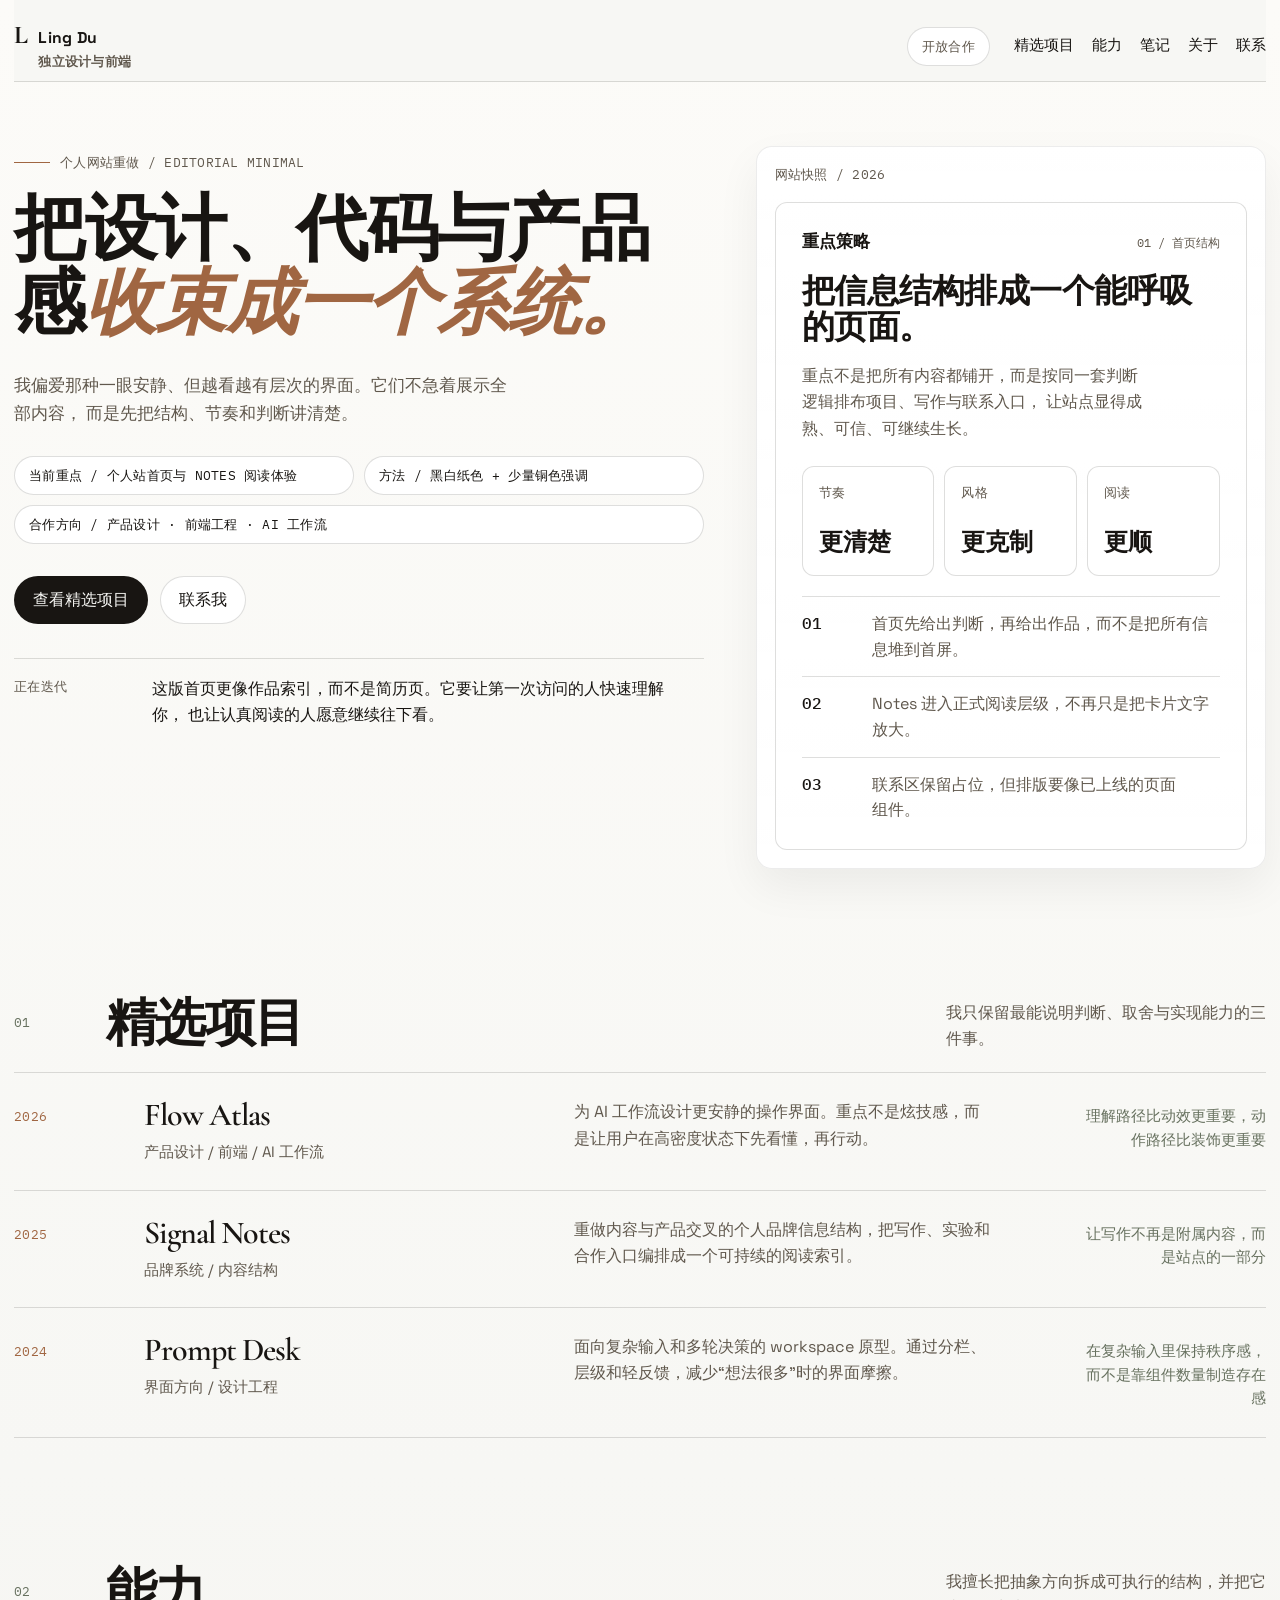
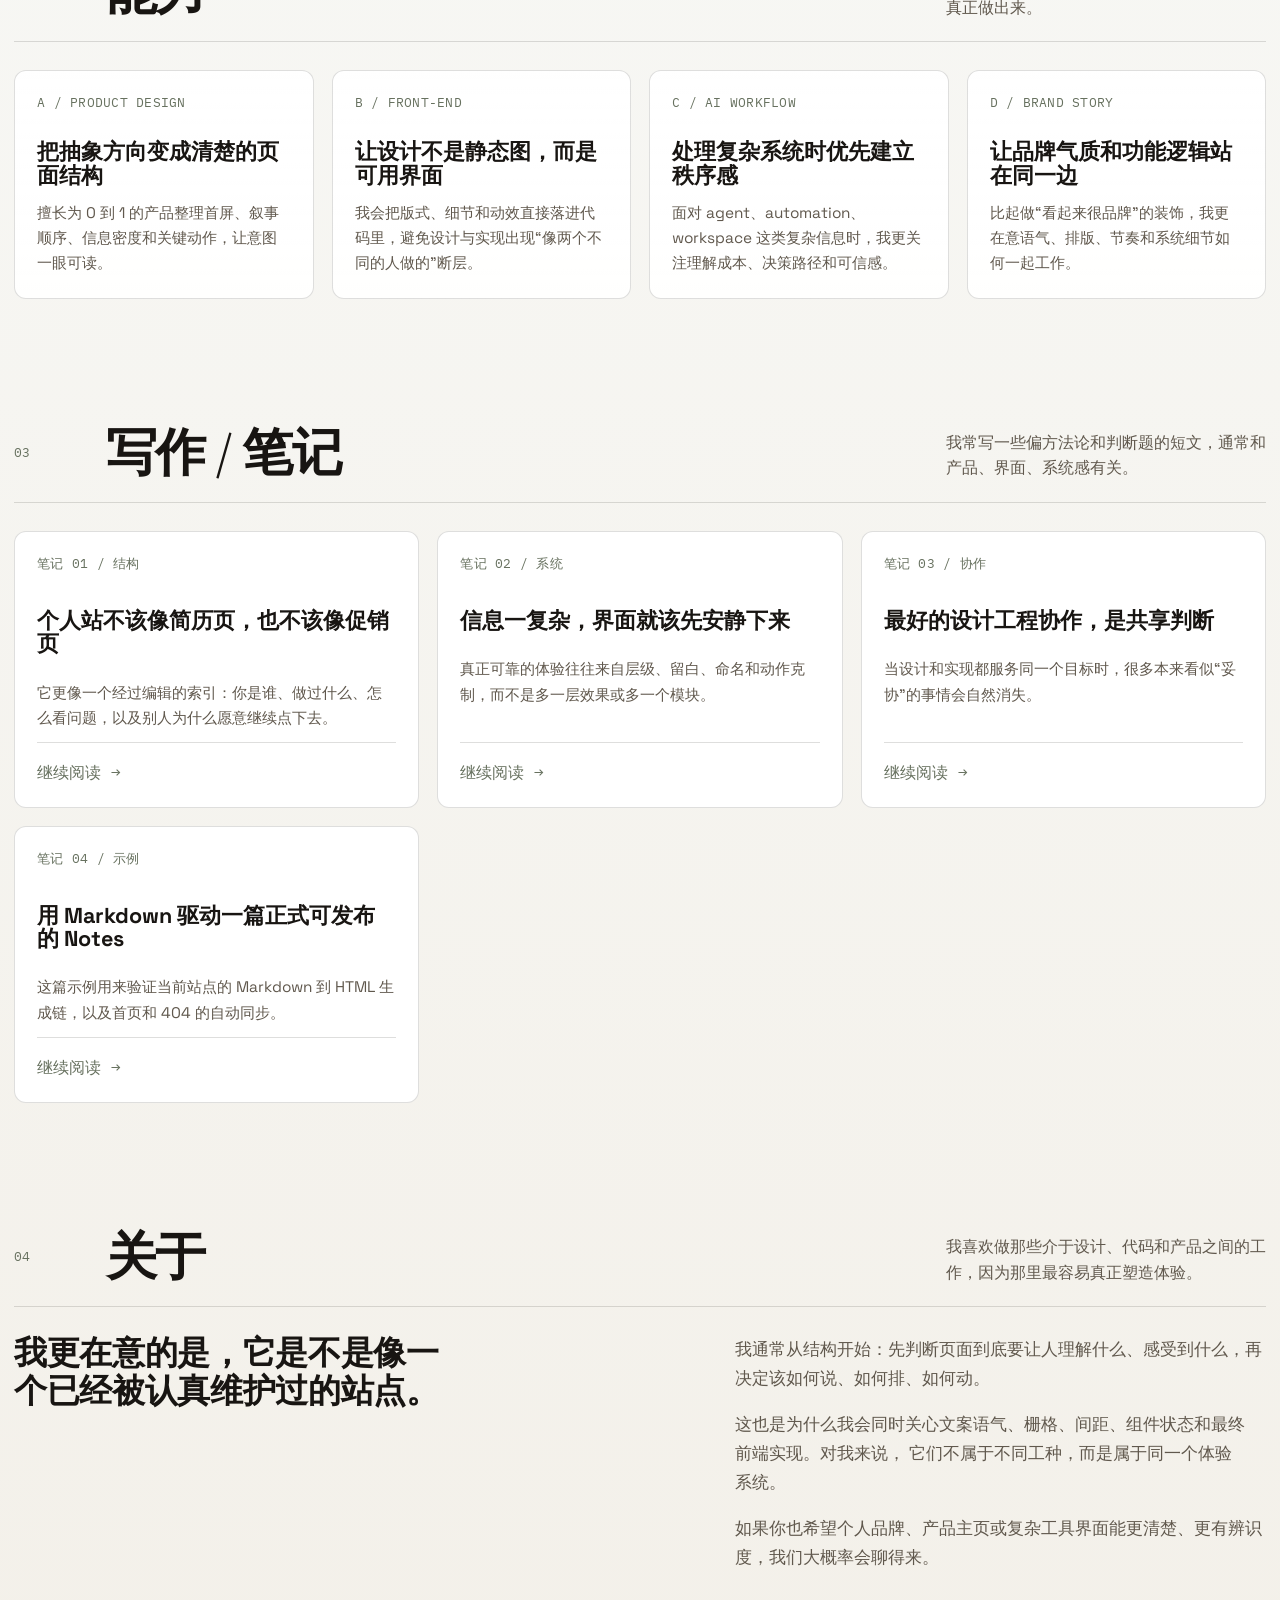
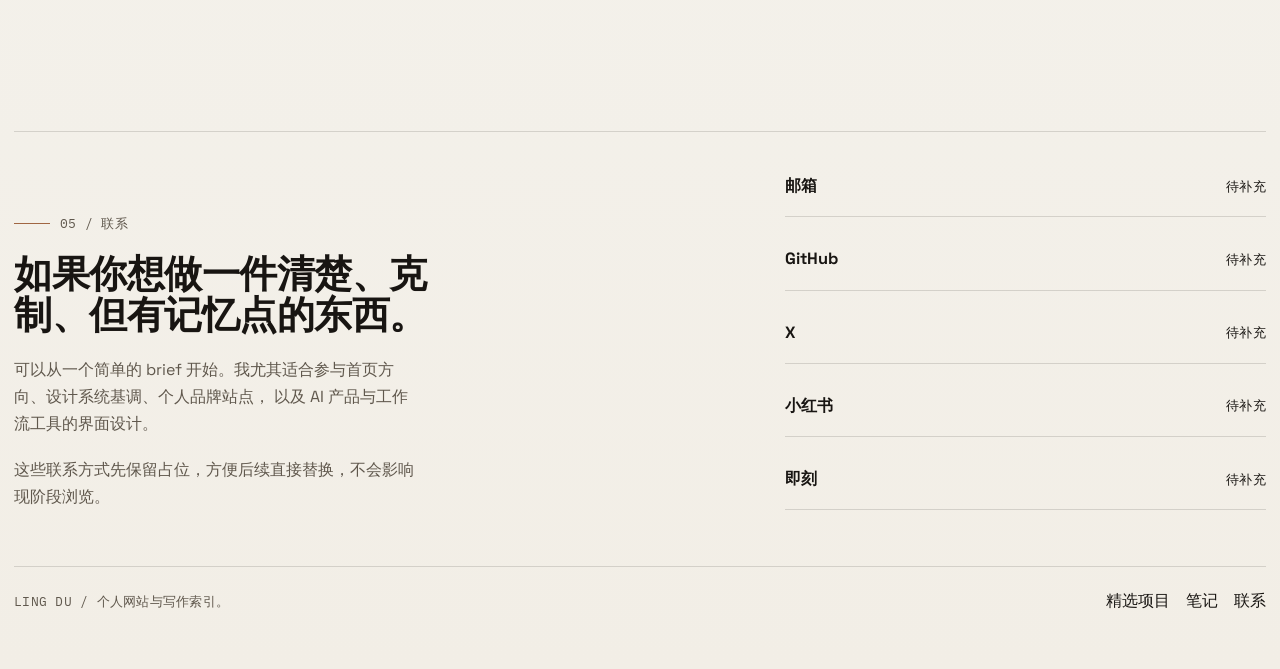
<file: index.html>
<!DOCTYPE html>
<html lang="zh-CN">
<head>
  <meta charset="UTF-8" />
  <meta name="viewport" content="width=device-width, initial-scale=1.0" />
  <title>Ling Du | Product, Design & Code</title>
  <meta
    name="description"
    content="Ling Du 的个人网站，采用 editorial minimal 与 Swiss grid 混合风格，展示作品、能力、写作与联系入口。"
  />
  <meta name="author" content="Ling Du" />
  <meta name="robots" content="index,follow" />
  <meta name="theme-color" content="#f7f7f4" />
  <meta name="color-scheme" content="light" />
  <link rel="canonical" href="https://lingdu0007.github.io/" />
  <meta property="og:type" content="website" />
  <meta property="og:site_name" content="Ling Du" />
  <meta property="og:locale" content="zh_CN" />
  <meta property="og:title" content="Ling Du | Product, Design & Code" />
  <meta
    property="og:description"
    content="以 editorial minimal 与 Swiss grid 风格呈现的个人网站，展示作品、能力、写作与联系入口。"
  />
  <meta property="og:url" content="https://lingdu0007.github.io/" />
  <meta property="og:image" content="https://lingdu0007.github.io/assets/og-image.png" />
  <meta property="og:image:alt" content="Ling Du 个人网站分享预览图" />
  <meta name="twitter:card" content="summary_large_image" />
  <meta name="twitter:title" content="Ling Du | Product, Design & Code" />
  <meta
    name="twitter:description"
    content="以 editorial minimal 与 Swiss grid 风格呈现的个人网站，展示作品、能力、写作与联系入口。"
  />
  <meta name="twitter:image" content="https://lingdu0007.github.io/assets/og-image.png" />
  <link rel="icon" href="assets/favicon.svg" type="image/svg+xml" />
  <link rel="manifest" href="site.webmanifest" />
  <link rel="preconnect" href="https://fonts.googleapis.com" />
  <link rel="preconnect" href="https://fonts.gstatic.com" crossorigin />
  <link
    href="https://fonts.googleapis.com/css2?family=Cormorant+Garamond:wght@500;600;700&family=IBM+Plex+Mono:wght@400;500&family=Space+Grotesk:wght@400;500;700&display=swap"
    rel="stylesheet"
  />
  <style>
    :root {
      --paper: #f7f7f4;
      --paper-deep: #efefeb;
      --ink: #181512;
      --muted: #60584d;
      --line: rgba(24, 21, 18, 0.14);
      --accent: #a06642;
      --accent-soft: rgba(160, 102, 66, 0.12);
      --moss: #67715f;
      --shadow: 0 18px 48px rgba(24, 21, 18, 0.08);
      --radius: 12px;
      --max-width: 1280px;
      --gutter: clamp(20px, 3vw, 40px);
      --section-space: clamp(72px, 11vw, 132px);
      --title: "Cormorant Garamond", serif;
      --body: "Space Grotesk", sans-serif;
      --mono: "IBM Plex Mono", monospace;
    }

    * {
      box-sizing: border-box;
    }

    html {
      scroll-behavior: smooth;
    }

    body {
      margin: 0;
      color: var(--ink);
      font-family: var(--body);
      background: linear-gradient(180deg, #fbfbfa 0%, var(--paper) 100%);
      min-height: 100vh;
      line-height: 1.45;
      text-rendering: optimizeLegibility;
    }

    body::before,
    body::after {
      display: none;
    }

    a {
      color: inherit;
      text-decoration: none;
    }

    img {
      max-width: 100%;
      display: block;
    }

    .page-shell {
      position: relative;
      z-index: 1;
      width: min(calc(100% - 28px), var(--max-width));
      margin: 0 auto;
      padding-bottom: 56px;
    }

    .site-header {
      display: grid;
      grid-template-columns: 1fr auto auto;
      gap: 16px 24px;
      align-items: center;
      padding: 22px 0 10px;
      border-bottom: 1px solid var(--line);
      position: sticky;
      top: 0;
      background: rgba(247, 247, 244, 0.96);
      z-index: 8;
    }

    .brand {
      display: inline-flex;
      align-items: baseline;
      gap: 10px;
      font-weight: 700;
      letter-spacing: 0.02em;
    }

    .brand-mark {
      font-family: var(--title);
      font-size: 1.6rem;
      line-height: 1;
    }

    .brand-copy {
      display: flex;
      flex-direction: column;
      gap: 2px;
    }

    .brand-copy strong {
      font-size: 0.98rem;
      font-weight: 700;
    }

    .brand-copy span,
    .top-status,
    .kicker,
    .eyebrow,
    .meta-chip,
    .work-meta,
    .note-meta,
    .section-index,
    .contact-link span,
    .footer-copy,
    .panel-label,
    .capability-tag,
    .hero-caption,
    .work-outcome {
      font-family: var(--mono);
      letter-spacing: 0.02em;
      font-size: 0.79rem;
      text-transform: uppercase;
    }

    .brand-copy span,
    .top-status,
    .hero-copy p,
    .hero-caption,
    .section-intro,
    .work-summary,
    .capability-card p,
    .note-card p,
    .about-copy p,
    .contact-copy p,
    .footer-copy,
    .panel-copy,
    .panel-list li {
      color: var(--muted);
    }

    .top-status {
      padding: 9px 14px;
      border: 1px solid var(--line);
      border-radius: 999px;
      background: #fff;
    }

    .site-nav {
      display: flex;
      gap: 18px;
      font-size: 0.92rem;
      justify-content: flex-end;
    }

    .site-nav a {
      position: relative;
      padding-bottom: 2px;
    }

    .site-nav a::after {
      content: "";
      position: absolute;
      left: 0;
      bottom: 0;
      width: 100%;
      height: 1px;
      background: var(--ink);
      transform-origin: right;
      transform: scaleX(0);
      transition: transform 180ms ease;
    }

    .site-nav a:hover::after,
    .site-nav a:focus-visible::after {
      transform-origin: left;
      transform: scaleX(1);
    }

    main {
      display: block;
    }

    section {
      padding: var(--section-space) 0 0;
    }

    .hero {
      display: grid;
      grid-template-columns: 1.15fr 0.85fr;
      gap: clamp(26px, 4vw, 56px);
      align-items: start;
      min-height: calc(100vh - 138px);
      padding-top: clamp(34px, 5vw, 64px);
    }

    .kicker,
    .eyebrow {
      display: inline-flex;
      gap: 10px;
      align-items: center;
      color: var(--muted);
      margin-bottom: 22px;
    }

    .kicker::before,
    .eyebrow::before {
      content: "";
      width: 36px;
      height: 1px;
      background: var(--accent);
    }

    .hero-copy h1,
    .section-head h2,
    .about-quote,
    .contact-copy h2 {
      font-family: var(--title);
      font-weight: 600;
      line-height: 0.92;
      letter-spacing: -0.03em;
      margin: 0;
    }

    .hero-copy h1 {
      font-size: 6.8rem;
      max-width: 10ch;
    }

    .hero-copy h1 span {
      display: inline;
      color: var(--accent);
      font-style: italic;
    }

    .hero-copy > p {
      font-size: 1.12rem;
      max-width: 46ch;
      margin: 28px 0 0;
    }

    .hero-meta-row {
      display: flex;
      flex-wrap: wrap;
      gap: 10px;
      margin-top: 28px;
    }

    .meta-chip {
      flex: 1 1 240px;
      min-width: 0;
      padding: 10px 14px;
      border: 1px solid var(--line);
      border-radius: 999px;
      background: #fff;
      color: var(--ink);
      line-height: 1.35;
    }

    .hero-actions {
      display: flex;
      flex-wrap: wrap;
      gap: 12px;
      margin-top: 32px;
    }

    .button-link {
      display: inline-flex;
      align-items: center;
      justify-content: center;
      min-height: 48px;
      padding: 0 18px;
      border-radius: 999px;
      border: 1px solid transparent;
      transition:
        transform 180ms ease,
        border-color 180ms ease,
        background-color 180ms ease;
    }

    .button-link.primary {
      background: var(--ink);
      color: var(--paper);
    }

    .button-link.secondary {
      border-color: var(--line);
      background: #fff;
    }

    .button-link:hover,
    .button-link:focus-visible {
      transform: translateY(-2px);
    }

    .hero-caption {
      display: grid;
      grid-template-columns: 120px 1fr;
      gap: 18px;
      margin-top: 34px;
      padding-top: 18px;
      border-top: 1px solid var(--line);
    }

    .hero-panel {
      padding: 18px;
      background: #fff;
      border: 1px solid rgba(24, 21, 18, 0.08);
      border-radius: calc(var(--radius) + 4px);
      box-shadow: var(--shadow);
      position: relative;
      overflow: hidden;
    }

    .hero-panel::before {
      display: none;
    }

    .panel-label {
      color: var(--muted);
      margin-bottom: 18px;
    }

    .panel-card {
      border: 1px solid var(--line);
      border-radius: var(--radius);
      background: #fff;
      padding: 24px;
      position: relative;
      overflow: hidden;
    }

    .panel-card::before {
      display: none;
    }

    .panel-head {
      display: flex;
      align-items: baseline;
      justify-content: space-between;
      gap: 16px;
    }

    .panel-head strong {
      font-size: 1.08rem;
    }

    .panel-head span {
      color: var(--muted);
      font-family: var(--mono);
      font-size: 0.78rem;
      text-transform: uppercase;
    }

    .panel-card h2 {
      font-family: var(--title);
      font-weight: 600;
      font-size: 3.25rem;
      line-height: 0.94;
      letter-spacing: -0.03em;
      margin: 20px 0 18px;
      max-width: 7ch;
    }

    .panel-copy {
      max-width: 34ch;
      margin: 0;
    }

    .panel-grid {
      display: grid;
      grid-template-columns: repeat(3, 1fr);
      gap: 10px;
      margin-top: 24px;
    }

    .panel-cell {
      min-height: 110px;
      border: 1px solid var(--line);
      border-radius: 12px;
      padding: 16px;
      display: flex;
      flex-direction: column;
      justify-content: space-between;
      background: #fff;
    }

    .panel-cell strong {
      font-size: 1.5rem;
      font-weight: 700;
    }

    .panel-list {
      list-style: none;
      padding: 0;
      margin: 20px 0 0;
      display: grid;
      gap: 14px;
    }

    .panel-list li {
      display: grid;
      grid-template-columns: 56px 1fr;
      gap: 14px;
      padding-top: 14px;
      border-top: 1px solid var(--line);
    }

    .panel-list strong {
      font-family: var(--mono);
      color: var(--ink);
      font-weight: 500;
    }

    .section-head {
      display: grid;
      grid-template-columns: 72px 1.2fr 0.8fr;
      gap: 20px;
      align-items: end;
      padding-bottom: 20px;
      border-bottom: 1px solid var(--line);
    }

    .section-index {
      color: var(--accent);
      align-self: start;
      padding-top: 12px;
    }

    .section-head h2 {
      font-size: 3.15rem;
    }

    .section-intro {
      margin: 0;
      max-width: 32ch;
      font-size: 0.98rem;
      justify-self: end;
    }

    .work-list {
      display: grid;
      gap: 0;
    }

    .work-row {
      display: grid;
      grid-template-columns: 110px minmax(0, 1fr) minmax(0, 1.2fr) 180px;
      gap: 20px;
      align-items: start;
      padding: 26px 0;
      border-bottom: 1px solid var(--line);
      transition: transform 180ms ease, background-color 180ms ease;
    }

    .work-row:hover {
      transform: translateX(4px);
      background: transparent;
    }

    .work-meta {
      color: var(--accent);
      padding-top: 8px;
    }

    .work-title-group h3 {
      margin: 0;
      font-size: 2rem;
      font-family: var(--title);
      font-weight: 600;
      line-height: 1;
      letter-spacing: -0.03em;
    }

    .work-role {
      margin-top: 10px;
      color: var(--muted);
      font-size: 0.94rem;
    }

    .work-summary {
      margin: 0;
      max-width: 42ch;
      font-size: 1rem;
    }

    .work-outcome {
      color: var(--moss);
      line-height: 1.6;
      text-align: right;
      padding-top: 6px;
    }

    .capability-grid,
    .notes-grid,
    .about-grid,
    .contact-grid {
      display: grid;
      gap: 18px;
      margin-top: 28px;
    }

    .capability-grid {
      grid-template-columns: repeat(4, minmax(0, 1fr));
    }

    .capability-card,
    .note-card,
    .contact-card {
      padding: 22px;
      border: 1px solid var(--line);
      border-radius: var(--radius);
      background: #fff;
    }

    .capability-card {
      min-height: 220px;
      display: grid;
      align-content: space-between;
      background: #fff;
    }

    .capability-tag {
      color: var(--accent);
      margin-bottom: 28px;
    }

    .capability-card h3,
    .note-card h3 {
      margin: 0 0 12px;
      font-size: 1.35rem;
      font-weight: 700;
      line-height: 1.1;
    }

    .capability-card p,
    .note-card p,
    .contact-card p {
      margin: 0;
      font-size: 0.96rem;
    }

    .notes-grid {
      grid-template-columns: repeat(3, minmax(0, 1fr));
    }

    .note-card {
      display: block;
      position: relative;
      min-height: 228px;
      transition: transform 180ms ease, border-color 180ms ease;
    }

    .note-card:hover {
      transform: translateY(-4px);
      border-color: rgba(160, 102, 66, 0.34);
    }

    .note-meta {
      color: var(--accent);
      display: block;
      margin-bottom: 24px;
    }

    .note-arrow {
      margin-top: 28px;
      font-family: var(--mono);
      color: var(--moss);
    }

    .note-card:focus-visible {
      outline: 2px solid var(--accent);
      outline-offset: 3px;
      border-color: rgba(160, 102, 66, 0.34);
    }

    .about-grid {
      grid-template-columns: minmax(0, 1.14fr) minmax(0, 0.86fr);
      align-items: start;
    }

    .about-quote {
      font-size: 3rem;
      padding-right: 28px;
      max-width: 11ch;
    }

    .about-copy {
      display: grid;
      gap: 18px;
    }

    .about-copy p {
      margin: 0;
      font-size: 1.05rem;
      max-width: 52ch;
    }

    .contact-grid {
      grid-template-columns: minmax(0, 1.22fr) minmax(0, 0.78fr);
      align-items: end;
      padding-top: 24px;
      border-top: 1px solid var(--line);
    }

    .contact-copy h2 {
      font-size: 3.6rem;
      max-width: 8ch;
    }

    .contact-copy p {
      margin: 18px 0 0;
      max-width: 40ch;
      font-size: 1rem;
    }

    .contact-stack {
      display: grid;
      gap: 12px;
    }

    .contact-link {
      display: flex;
      justify-content: space-between;
      align-items: center;
      padding: 18px 0;
      border-bottom: 1px solid var(--line);
      gap: 18px;
      transition: transform 180ms ease;
    }

    .contact-link:hover {
      transform: translateX(4px);
    }

    .contact-link strong {
      font-size: 1.02rem;
    }

    .footer {
      margin-top: 56px;
      padding-top: 22px;
      border-top: 1px solid var(--line);
      display: flex;
      justify-content: space-between;
      gap: 18px;
      align-items: center;
    }

    .footer-copy {
      max-width: 54ch;
      margin: 0;
    }

    .footer-anchors {
      display: flex;
      gap: 16px;
      flex-wrap: wrap;
      justify-content: flex-end;
    }

    .reveal {
      opacity: 0;
      transform: translateY(26px);
      transition:
        opacity 560ms ease,
        transform 560ms ease;
    }

    .reveal.is-visible {
      opacity: 1;
      transform: translateY(0);
    }

    @media (prefers-reduced-motion: reduce) {
      html {
        scroll-behavior: auto;
      }

      .reveal,
      .site-nav a::after,
      .button-link,
      .work-row,
      .note-card,
      .contact-link {
        transition: none;
      }

      .reveal {
        opacity: 1;
        transform: none;
      }
    }

    @media (max-width: 1100px) {
      .hero,
      .about-grid,
      .contact-grid {
        grid-template-columns: 1fr;
      }

      .section-head,
      .work-row {
        grid-template-columns: 1fr;
      }

      .section-index {
        padding-top: 0;
      }

      .section-intro,
      .work-outcome {
        justify-self: start;
        text-align: left;
      }

      .work-meta {
        padding-top: 0;
      }

      .capability-grid,
      .notes-grid {
        grid-template-columns: repeat(2, minmax(0, 1fr));
      }

      .site-header {
        grid-template-columns: 1fr;
      }

      .site-nav {
        justify-content: flex-start;
        flex-wrap: wrap;
      }

      .hero-copy h1 {
        font-size: 5.2rem;
      }

      .panel-card h2 {
        font-size: 2.6rem;
      }

      .section-head h2 {
        font-size: 2.6rem;
      }

      .work-title-group h3 {
        font-size: 1.8rem;
      }

      .about-quote {
        font-size: 2.4rem;
      }

      .contact-copy h2 {
        font-size: 2.8rem;
      }
    }

    @media (max-width: 760px) {
      .page-shell {
        width: min(calc(100% - 20px), var(--max-width));
      }

      .hero {
        min-height: auto;
      }

      .hero-copy h1 {
        max-width: none;
        font-size: 4rem;
      }

      .hero-copy > p {
        font-size: 1rem;
      }

      .hero-caption {
        grid-template-columns: 1fr;
      }

      .panel-grid,
      .capability-grid,
      .notes-grid {
        grid-template-columns: 1fr;
      }

      .panel-list li {
        grid-template-columns: 1fr;
        gap: 8px;
      }

      .footer {
        flex-direction: column;
        align-items: flex-start;
      }

      .footer-anchors {
        justify-content: flex-start;
      }

      .panel-card h2 {
        font-size: 2.15rem;
      }

      .section-head h2 {
        font-size: 2.1rem;
      }

      .work-title-group h3 {
        font-size: 1.5rem;
      }

      .capability-card h3,
      .note-card h3 {
        font-size: 1.2rem;
      }

      .about-quote {
        font-size: 2rem;
      }

      .contact-copy h2 {
        font-size: 2.25rem;
      }
    }
  </style>
  <style>
    html {
      overflow-x: clip;
    }

    body {
      background: linear-gradient(180deg, #fcfbf8 0%, var(--paper) 38%, #f2eee6 100%);
      line-height: 1.48;
      overflow-x: clip;
    }

    ::selection {
      background: rgba(160, 102, 66, 0.16);
      color: var(--ink);
    }

    a:focus-visible,
    button:focus-visible {
      outline: 2px solid rgba(160, 102, 66, 0.62);
      outline-offset: 3px;
    }

    .hero-copy h1,
    .section-head h2,
    .about-quote,
    .contact-copy h2 {
      text-wrap: balance;
    }

    .hero-copy p,
    .section-intro,
    .work-summary,
    .capability-card p,
    .note-card p,
    .about-copy p,
    .contact-copy p,
    .footer-copy,
    .panel-copy,
    .panel-list li,
    .hero-caption div {
      text-wrap: pretty;
    }

    .hero-copy h1 {
      font-size: clamp(3.65rem, 5.6vw, 5rem);
      line-height: 1.04;
      max-width: 100%;
      letter-spacing: -0.02em;
    }

    .hero-copy > p {
      font-size: 1.08rem;
      line-height: 1.65;
    }

    .hero-caption {
      align-items: start;
    }

    .hero-caption span {
      color: var(--muted);
    }

    .hero-caption div {
      color: var(--ink);
      font-family: var(--body);
      letter-spacing: 0;
      font-size: 0.98rem;
      line-height: 1.65;
      max-width: 52ch;
      text-transform: none;
    }

    .hero-panel {
      background: linear-gradient(180deg, rgba(255, 255, 255, 0.98), rgba(255, 255, 255, 0.92));
      box-shadow: 0 18px 44px rgba(24, 21, 18, 0.06);
    }

    .panel-card {
      background: linear-gradient(180deg, rgba(255, 255, 255, 0.98), rgba(255, 255, 255, 0.94));
      padding: 26px;
    }

    .panel-card h2 {
      font-size: clamp(2.05rem, 2.45vw, 2.5rem);
      line-height: 1.08;
      max-width: 100%;
      letter-spacing: -0.015em;
    }

    .panel-copy {
      line-height: 1.65;
    }

    .panel-list li {
      line-height: 1.6;
    }

    .section-head {
      align-items: start;
    }

    .section-head h2 {
      font-size: clamp(2.55rem, 4vw, 3.25rem);
    }

    .section-intro {
      line-height: 1.65;
    }

    .section-index,
    .capability-tag,
    .note-meta {
      color: var(--moss);
    }

    .work-row {
      transition:
        transform 180ms ease,
        background-color 180ms ease,
        border-color 180ms ease;
    }

    .work-row:hover {
      transform: translateX(5px);
      background: linear-gradient(90deg, rgba(160, 102, 66, 0.04), transparent 68%);
    }

    .work-summary {
      line-height: 1.65;
    }

    .work-outcome {
      font-family: var(--body);
      text-transform: none;
      letter-spacing: 0;
      font-size: 0.92rem;
    }

    .capability-card {
      background: linear-gradient(180deg, rgba(255, 255, 255, 0.98), rgba(255, 255, 255, 0.92));
    }

    .capability-card p {
      line-height: 1.65;
    }

    .note-card {
      display: flex;
      flex-direction: column;
      min-height: 250px;
      gap: 12px;
      transition:
        transform 180ms ease,
        border-color 180ms ease,
        box-shadow 180ms ease;
    }

    .note-card:hover {
      transform: translateY(-5px);
      border-color: rgba(160, 102, 66, 0.28);
      box-shadow: 0 18px 36px rgba(24, 21, 18, 0.06);
    }

    .note-card h3 {
      line-height: 1.08;
    }

    .note-card p {
      line-height: 1.65;
    }

    .note-arrow {
      margin-top: auto;
      padding-top: 18px;
      border-top: 1px solid var(--line);
    }

    .about-quote {
      font-size: clamp(1.82rem, 2.6vw, 2.25rem);
      line-height: 1.12;
      max-width: 100%;
      padding-right: clamp(18px, 2vw, 28px);
      letter-spacing: -0.01em;
    }

    .about-copy p {
      line-height: 1.7;
    }

    .contact-copy h2 {
      font-size: clamp(2rem, 2.95vw, 2.6rem);
      line-height: 1.1;
      max-width: 100%;
      letter-spacing: -0.012em;
    }

    .contact-copy p {
      line-height: 1.7;
    }

    .contact-link {
      transition: transform 180ms ease, border-color 180ms ease;
    }

    .contact-link:hover {
      transform: translateX(4px);
      border-bottom-color: rgba(160, 102, 66, 0.22);
    }

    .footer-copy {
      line-height: 1.6;
    }

    @media (max-width: 1100px) {
      .hero-copy h1 {
        font-size: clamp(3.25rem, 6.7vw, 4.4rem);
      }

      .panel-card h2 {
        font-size: 2rem;
      }

      .section-head h2 {
        font-size: 2.6rem;
      }

      .work-title-group h3 {
        font-size: 1.8rem;
      }

      .about-quote {
        font-size: 1.82rem;
      }

      .contact-copy h2 {
        font-size: 2rem;
      }
    }

    @media (max-width: 760px) {
      .page-shell {
        width: min(calc(100% - 20px), var(--max-width));
      }

      .hero {
        min-height: auto;
      }

      .hero-copy h1 {
        font-size: clamp(2.7rem, 10.2vw, 3.15rem);
        line-height: 1.08;
      }

      .hero-copy > p {
        font-size: 1rem;
      }

      .hero-caption {
        grid-template-columns: 1fr;
      }

      .panel-grid,
      .capability-grid,
      .notes-grid {
        grid-template-columns: 1fr;
      }

      .panel-list li {
        grid-template-columns: 1fr;
        gap: 8px;
      }

      .footer {
        flex-direction: column;
        align-items: flex-start;
      }

      .footer-anchors {
        justify-content: flex-start;
      }

      .panel-card h2 {
        font-size: 1.64rem;
      }

      .section-head h2 {
        font-size: 2.1rem;
      }

      .work-title-group h3 {
        font-size: 1.5rem;
      }

      .capability-card h3,
      .note-card h3 {
        font-size: 1.2rem;
      }

      .about-quote {
        font-size: 1.52rem;
        line-height: 1.16;
        padding-right: 0;
      }

      .contact-copy h2 {
        font-size: 1.68rem;
      }
    }
  </style>
</head>
<body>
  <div class="page-shell">
    <header class="site-header">
      <a class="brand" href="#top">
        <span class="brand-mark">L</span>
        <span class="brand-copy">
          <strong>Ling Du</strong>
          <span>独立设计与前端</span>
        </span>
      </a>
      <div class="top-status">开放合作</div>
      <nav class="site-nav" aria-label="Primary">
        <a href="#work">精选项目</a>
        <a href="#capabilities">能力</a>
        <a href="#notes">笔记</a>
        <a href="#about">关于</a>
        <a href="#contact">联系</a>
      </nav>
    </header>

    <main id="top">
      <section class="hero">
        <div class="hero-copy reveal">
          <div class="kicker">个人网站重做 / editorial minimal</div>
          <h1>把设计、代码与产品感<span>收束成一个系统。</span></h1>
          <p>
            我偏爱那种一眼安静、但越看越有层次的界面。它们不急着展示全部内容，
            而是先把结构、节奏和判断讲清楚。
          </p>

          <div class="hero-meta-row" aria-label="Quick facts">
            <div class="meta-chip">当前重点 / 个人站首页与 Notes 阅读体验</div>
            <div class="meta-chip">方法 / 黑白纸色 + 少量铜色强调</div>
            <div class="meta-chip">合作方向 / 产品设计 · 前端工程 · AI 工作流</div>
          </div>

          <div class="hero-actions">
            <a class="button-link primary" href="#work">查看精选项目</a>
            <a class="button-link secondary" href="#contact">联系我</a>
          </div>

          <div class="hero-caption">
            <span>正在迭代</span>
            <div>
              这版首页更像作品索引，而不是简历页。它要让第一次访问的人快速理解你，
              也让认真阅读的人愿意继续往下看。
            </div>
          </div>
        </div>

        <aside class="hero-panel reveal">
          <div class="panel-label">网站快照 / 2026</div>
          <div class="panel-card">
            <div class="panel-head">
              <strong>重点策略</strong>
              <span>01 / 首页结构</span>
            </div>
            <h2>把信息结构排成一个能呼吸的页面。</h2>
            <p class="panel-copy">
              重点不是把所有内容都铺开，而是按同一套判断逻辑排布项目、写作与联系入口，
              让站点显得成熟、可信、可继续生长。
            </p>

            <div class="panel-grid">
              <div class="panel-cell">
                <span class="panel-label">节奏</span>
                <strong>更清楚</strong>
              </div>
              <div class="panel-cell">
                <span class="panel-label">风格</span>
                <strong>更克制</strong>
              </div>
              <div class="panel-cell">
                <span class="panel-label">阅读</span>
                <strong>更顺</strong>
              </div>
            </div>

            <ul class="panel-list">
              <li>
                <strong>01</strong>
                <span>首页先给出判断，再给出作品，而不是把所有信息堆到首屏。</span>
              </li>
              <li>
                <strong>02</strong>
                <span>Notes 进入正式阅读层级，不再只是把卡片文字放大。</span>
              </li>
              <li>
                <strong>03</strong>
                <span>联系区保留占位，但排版要像已上线的页面组件。</span>
              </li>
            </ul>
          </div>
        </aside>
      </section>

      <section id="work">
        <div class="section-head reveal">
          <div class="section-index">01</div>
          <h2>精选项目</h2>
          <p class="section-intro">
            我只保留最能说明判断、取舍与实现能力的三件事。
          </p>
        </div>

        <div class="work-list">
          <article class="work-row reveal">
            <div class="work-meta">2026</div>
            <div class="work-title-group">
              <h3>Flow Atlas</h3>
              <div class="work-role">产品设计 / 前端 / AI 工作流</div>
            </div>
            <p class="work-summary">
              为 AI 工作流设计更安静的操作界面。重点不是炫技感，而是让用户在高密度状态下先看懂，再行动。
            </p>
            <div class="work-outcome">理解路径比动效更重要，动作路径比装饰更重要</div>
          </article>

          <article class="work-row reveal">
            <div class="work-meta">2025</div>
            <div class="work-title-group">
              <h3>Signal Notes</h3>
              <div class="work-role">品牌系统 / 内容结构</div>
            </div>
            <p class="work-summary">
              重做内容与产品交叉的个人品牌信息结构，把写作、实验和合作入口编排成一个可持续的阅读索引。
            </p>
            <div class="work-outcome">让写作不再是附属内容，而是站点的一部分</div>
          </article>

          <article class="work-row reveal">
            <div class="work-meta">2024</div>
            <div class="work-title-group">
              <h3>Prompt Desk</h3>
              <div class="work-role">界面方向 / 设计工程</div>
            </div>
            <p class="work-summary">
              面向复杂输入和多轮决策的 workspace 原型。通过分栏、层级和轻反馈，减少“想法很多”时的界面摩擦。
            </p>
            <div class="work-outcome">在复杂输入里保持秩序感，而不是靠组件数量制造存在感</div>
          </article>
        </div>
      </section>

      <section id="capabilities">
        <div class="section-head reveal">
          <div class="section-index">02</div>
          <h2>能力</h2>
          <p class="section-intro">
            我擅长把抽象方向拆成可执行的结构，并把它真正做出来。
          </p>
        </div>

        <div class="capability-grid">
          <article class="capability-card reveal">
            <div>
              <div class="capability-tag">A / Product design</div>
              <h3>把抽象方向变成清楚的页面结构</h3>
            </div>
            <p>
              擅长为 0 到 1 的产品整理首屏、叙事顺序、信息密度和关键动作，让意图一眼可读。
            </p>
          </article>

          <article class="capability-card reveal">
            <div>
              <div class="capability-tag">B / Front-end</div>
              <h3>让设计不是静态图，而是可用界面</h3>
            </div>
            <p>
              我会把版式、细节和动效直接落进代码里，避免设计与实现出现“像两个不同的人做的”断层。
            </p>
          </article>

          <article class="capability-card reveal">
            <div>
              <div class="capability-tag">C / AI workflow</div>
              <h3>处理复杂系统时优先建立秩序感</h3>
            </div>
            <p>
              面对 agent、automation、workspace 这类复杂信息时，我更关注理解成本、决策路径和可信感。
            </p>
          </article>

          <article class="capability-card reveal">
            <div>
              <div class="capability-tag">D / Brand story</div>
              <h3>让品牌气质和功能逻辑站在同一边</h3>
            </div>
            <p>
              比起做“看起来很品牌”的装饰，我更在意语气、排版、节奏和系统细节如何一起工作。
            </p>
          </article>
        </div>
      </section>

      <section id="notes">
        <div class="section-head reveal">
          <div class="section-index">03</div>
          <h2>写作 / 笔记</h2>
          <p class="section-intro">
            我常写一些偏方法论和判断题的短文，通常和产品、界面、系统感有关。
          </p>
        </div>

        <div class="notes-grid">
          <!-- NOTES_GRID_START -->
          <a class="note-card reveal" href="notes/personal-site-is-not-a-resume.html">
            <span class="note-meta">笔记 01 / 结构</span>
            <h3>个人站不该像简历页，也不该像促销页</h3>
            <p>
              它更像一个经过编辑的索引：你是谁、做过什么、怎么看问题，以及别人为什么愿意继续点下去。
            </p>
            <div class="note-arrow">继续阅读 →</div>
          </a>

          <a class="note-card reveal" href="notes/quiet-before-busy.html">
            <span class="note-meta">笔记 02 / 系统</span>
            <h3>信息一复杂，界面就该先安静下来</h3>
            <p>
              真正可靠的体验往往来自层级、留白、命名和动作克制，而不是多一层效果或多一个模块。
            </p>
            <div class="note-arrow">继续阅读 →</div>
          </a>

          <a class="note-card reveal" href="notes/shared-judgment-over-handoff.html">
            <span class="note-meta">笔记 03 / 协作</span>
            <h3>最好的设计工程协作，是共享判断</h3>
            <p>
              当设计和实现都服务同一个目标时，很多本来看似“妥协”的事情会自然消失。
            </p>
            <div class="note-arrow">继续阅读 →</div>
          </a>

          <a class="note-card reveal" href="notes/test-note.html">
            <span class="note-meta">笔记 04 / 示例</span>
            <h3>用 Markdown 驱动一篇正式可发布的 Notes</h3>
            <p>
              这篇示例用来验证当前站点的 Markdown 到 HTML 生成链，以及首页和 404 的自动同步。
            </p>
            <div class="note-arrow">继续阅读 →</div>
          </a>
<!-- NOTES_GRID_END -->
        </div>
      </section>

      <section id="about">
        <div class="section-head reveal">
          <div class="section-index">04</div>
          <h2>关于</h2>
          <p class="section-intro">
            我喜欢做那些介于设计、代码和产品之间的工作，因为那里最容易真正塑造体验。
          </p>
        </div>

        <div class="about-grid">
          <div class="about-quote reveal">我更在意的是，它是不是像一个已经被认真维护过的站点。</div>
          <div class="about-copy reveal">
            <p>
              我通常从结构开始：先判断页面到底要让人理解什么、感受到什么，再决定该如何说、如何排、如何动。
            </p>
            <p>
              这也是为什么我会同时关心文案语气、栅格、间距、组件状态和最终前端实现。对我来说，
              它们不属于不同工种，而是属于同一个体验系统。
            </p>
            <p>
              如果你也希望个人品牌、产品主页或复杂工具界面能更清楚、更有辨识度，我们大概率会聊得来。
            </p>
          </div>
        </div>
      </section>

      <section id="contact">
        <div class="contact-grid reveal">
          <div class="contact-copy">
            <div class="eyebrow">05 / 联系</div>
            <h2>如果你想做一件清楚、克制、但有记忆点的东西。</h2>
            <p>
              可以从一个简单的 brief 开始。我尤其适合参与首页方向、设计系统基调、个人品牌站点，
              以及 AI 产品与工作流工具的界面设计。
            </p>
            <p>
              这些联系方式先保留占位，方便后续直接替换，不会影响现阶段浏览。
            </p>
          </div>

          <div class="contact-stack" aria-label="Contact channels">
            <div class="contact-link">
              <strong>邮箱</strong>
              <span>待补充</span>
            </div>
            <div class="contact-link">
              <strong>GitHub</strong>
              <span>待补充</span>
            </div>
            <div class="contact-link">
              <strong>X</strong>
              <span>待补充</span>
            </div>
            <div class="contact-link">
              <strong>小红书</strong>
              <span>待补充</span>
            </div>
            <div class="contact-link">
              <strong>即刻</strong>
              <span>待补充</span>
            </div>
          </div>
        </div>
      </section>
    </main>

    <footer class="footer">
      <p class="footer-copy">
        Ling Du / 个人网站与写作索引。
      </p>
      <div class="footer-anchors">
        <a href="#work">精选项目</a>
        <a href="#notes">笔记</a>
        <a href="#contact">联系</a>
      </div>
    </footer>
  </div>

  <script>
    const items = document.querySelectorAll(".reveal");
    if (!window.matchMedia("(prefers-reduced-motion: reduce)").matches) {
      const observer = new IntersectionObserver(
        (entries) => {
          entries.forEach((entry) => {
            if (entry.isIntersecting) {
              entry.target.classList.add("is-visible");
              observer.unobserve(entry.target);
            }
          });
        },
        { threshold: 0.18, rootMargin: "0px 0px -36px 0px" }
      );

      items.forEach((item) => observer.observe(item));
    } else {
      items.forEach((item) => item.classList.add("is-visible"));
    }
  </script>
</body>
</html>
</file>
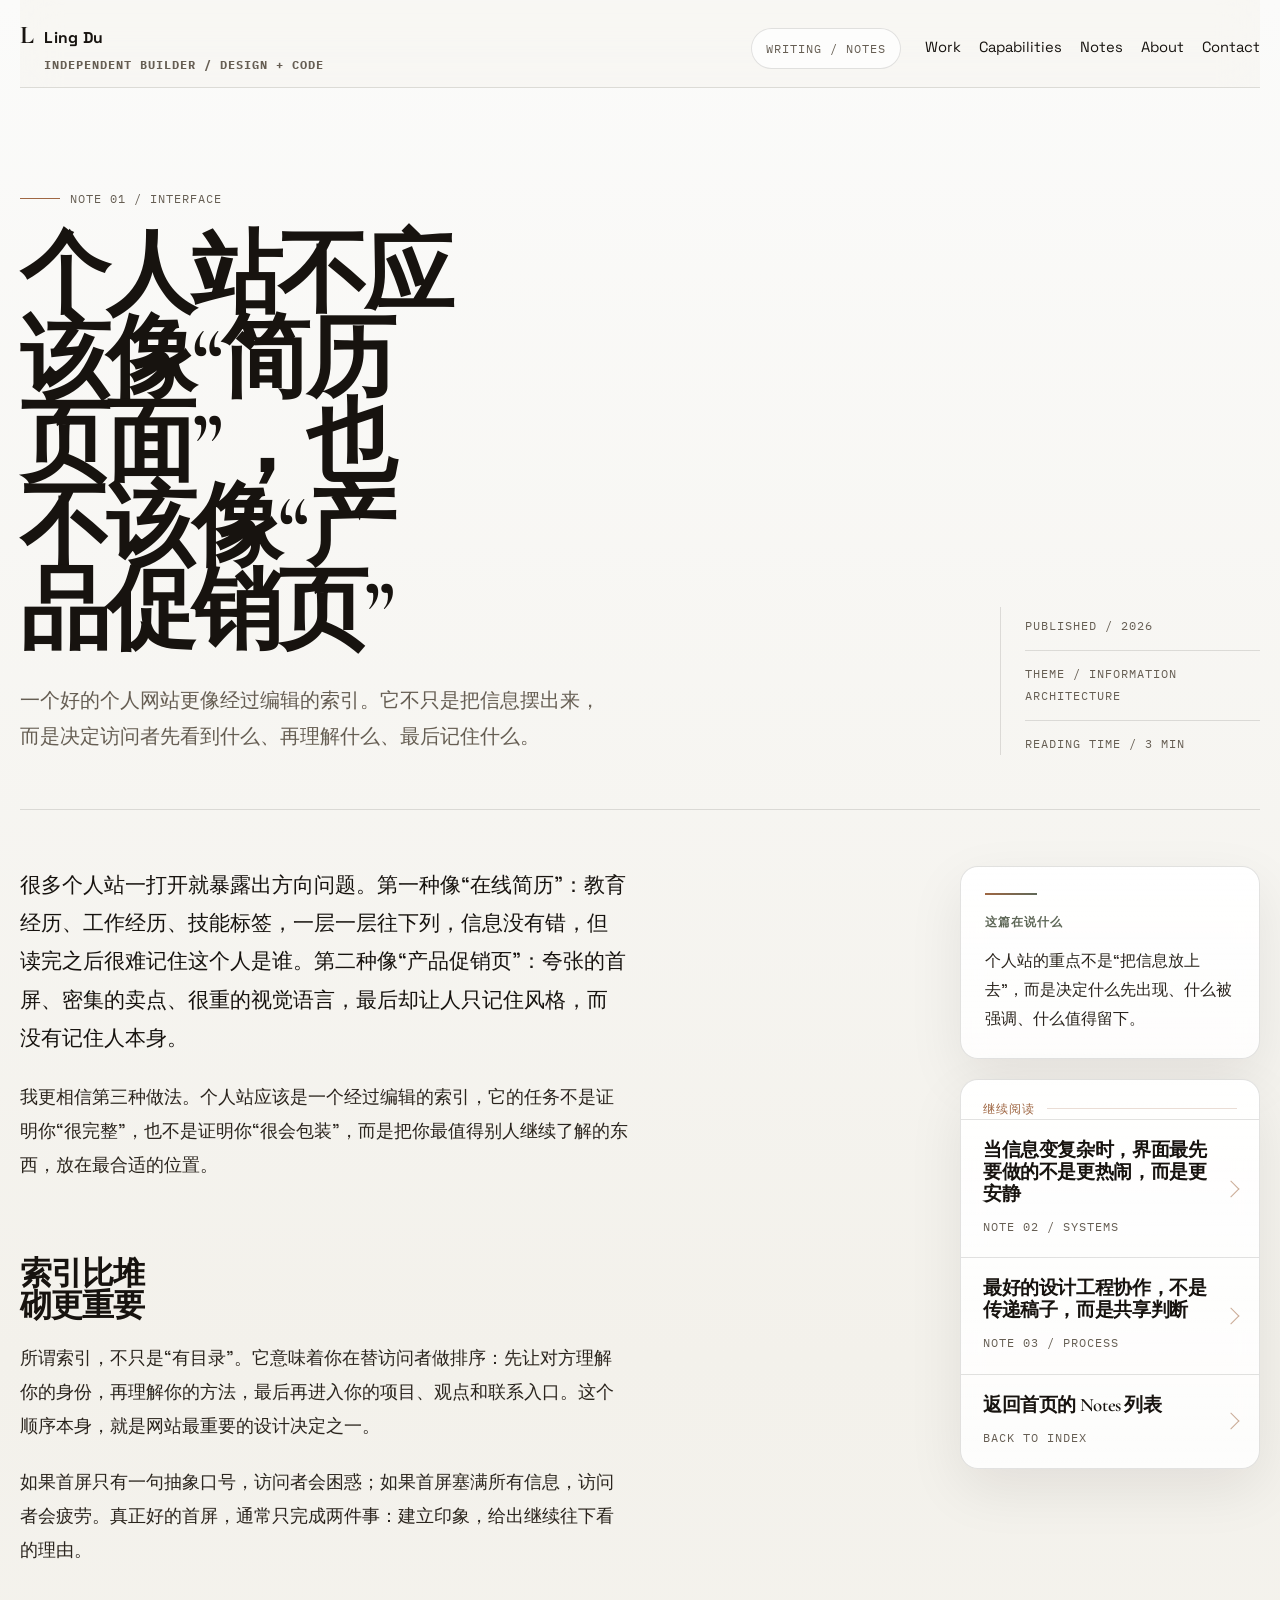
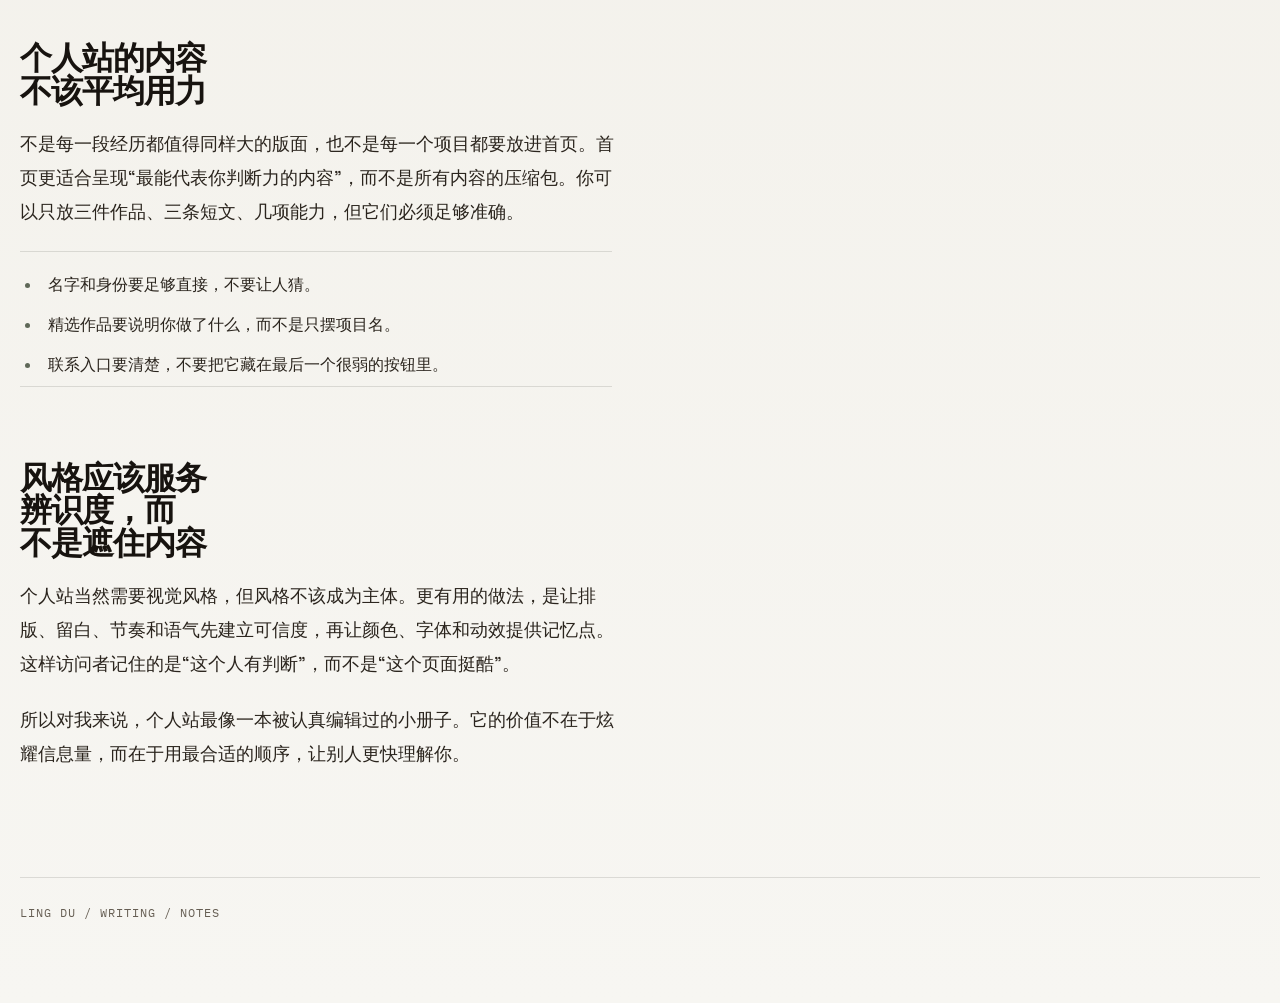
<file: notes/personal-site-is-not-a-resume.html>
<!-- Generated from notes-md/personal-site-is-not-a-resume.md by scripts/build-notes.mjs -->
<!DOCTYPE html>
<html lang="zh-CN">
<head>
  <meta charset="UTF-8" />
  <meta name="viewport" content="width=device-width, initial-scale=1.0" />
  <title>个人站不应该像“简历页面”，也不该像“产品促销页” | Ling Du</title>
  <meta
    name="description"
    content="一篇关于个人网站信息结构的短文：为什么个人站更像一个经过编辑的索引，而不是简历页或促销页。"
  />
  <meta name="author" content="Ling Du" />
  <meta name="robots" content="index,follow" />
  <meta name="theme-color" content="#f7f7f4" />
  <link rel="canonical" href="https://lingdu0007.github.io/notes/personal-site-is-not-a-resume.html" />
  <meta property="og:type" content="article" />
  <meta property="og:site_name" content="Ling Du" />
  <meta property="og:locale" content="zh_CN" />
  <meta property="og:title" content="个人站不应该像“简历页面”，也不该像“产品促销页”" />
  <meta
    property="og:description"
    content="一篇关于个人网站信息结构的短文：为什么个人站更像一个经过编辑的索引，而不是简历页或促销页。"
  />
  <meta property="og:url" content="https://lingdu0007.github.io/notes/personal-site-is-not-a-resume.html" />
  <meta property="og:image" content="https://lingdu0007.github.io/assets/og-image.png" />
  <meta name="twitter:card" content="summary_large_image" />
  <meta name="twitter:title" content="个人站不应该像“简历页面”，也不该像“产品促销页”" />
  <meta
    name="twitter:description"
    content="一篇关于个人网站信息结构的短文：为什么个人站更像一个经过编辑的索引，而不是简历页或促销页。"
  />
  <meta name="twitter:image" content="https://lingdu0007.github.io/assets/og-image.png" />
  <link rel="icon" href="../assets/favicon.svg" type="image/svg+xml" />
  <link rel="preconnect" href="https://fonts.googleapis.com" />
  <link rel="preconnect" href="https://fonts.gstatic.com" crossorigin />
  <link
    href="https://fonts.googleapis.com/css2?family=Cormorant+Garamond:wght@500;600;700&family=IBM+Plex+Mono:wght@400;500&family=Space+Grotesk:wght@400;500;700&display=swap"
    rel="stylesheet"
  />
  <link rel="stylesheet" href="article.css?v=904d9f0381" />
</head>
<body>
  <div class="page-shell">
    <header class="site-header">
      <a class="brand" href="../index.html">
        <span class="brand-mark">L</span>
        <span class="brand-copy">
          <strong>Ling Du</strong>
          <span>Independent builder / design + code</span>
        </span>
      </a>
      <div class="top-status">Writing / Notes</div>
      <nav class="site-nav" aria-label="Primary">
        <a href="../index.html#work">Work</a>
        <a href="../index.html#capabilities">Capabilities</a>
        <a href="../index.html#notes">Notes</a>
        <a href="../index.html#about">About</a>
        <a href="../index.html#contact">Contact</a>
      </nav>
    </header>

    <main>
      <section class="article-hero">
        <div>
          <div class="eyebrow">Note 01 / Interface</div>
          <h1>个人站不应该像“简历页面”，也不该像“产品促销页”</h1>
          <p class="article-intro">
            一个好的个人网站更像经过编辑的索引。它不只是把信息摆出来，而是决定访问者先看到什么、再理解什么、最后记住什么。
          </p>
        </div>

        <div class="article-meta">
          <div>Published / 2026</div>
          <div>Theme / Information Architecture</div>
          <div>Reading Time / 3 min</div>
        </div>
      </section>

      <section class="article-content">
        <article class="article-body">
          <p>很多个人站一打开就暴露出方向问题。第一种像“在线简历”：教育经历、工作经历、技能标签，一层一层往下列，信息没有错，但读完之后很难记住这个人是谁。第二种像“产品促销页”：夸张的首屏、密集的卖点、很重的视觉语言，最后却让人只记住风格，而没有记住人本身。</p>
          <p>我更相信第三种做法。个人站应该是一个经过编辑的索引，它的任务不是证明你“很完整”，也不是证明你“很会包装”，而是把你最值得别人继续了解的东西，放在最合适的位置。</p>
          <h2>索引比堆砌更重要</h2>
          <p>所谓索引，不只是“有目录”。它意味着你在替访问者做排序：先让对方理解你的身份，再理解你的方法，最后再进入你的项目、观点和联系入口。这个顺序本身，就是网站最重要的设计决定之一。</p>
          <p>如果首屏只有一句抽象口号，访问者会困惑；如果首屏塞满所有信息，访问者会疲劳。真正好的首屏，通常只完成两件事：建立印象，给出继续往下看的理由。</p>
          <h2>个人站的内容不该平均用力</h2>
          <p>不是每一段经历都值得同样大的版面，也不是每一个项目都要放进首页。首页更适合呈现“最能代表你判断力的内容”，而不是所有内容的压缩包。你可以只放三件作品、三条短文、几项能力，但它们必须足够准确。</p>
          <ul>
            <li>名字和身份要足够直接，不要让人猜。</li>
            <li>精选作品要说明你做了什么，而不是只摆项目名。</li>
            <li>联系入口要清楚，不要把它藏在最后一个很弱的按钮里。</li>
          </ul>
          <h2>风格应该服务辨识度，而不是遮住内容</h2>
          <p>个人站当然需要视觉风格，但风格不该成为主体。更有用的做法，是让排版、留白、节奏和语气先建立可信度，再让颜色、字体和动效提供记忆点。这样访问者记住的是“这个人有判断”，而不是“这个页面挺酷”。</p>
          <p>所以对我来说，个人站最像一本被认真编辑过的小册子。它的价值不在于炫耀信息量，而在于用最合适的顺序，让别人更快理解你。</p>
        </article>

        <aside>
          <div class="article-callout">
            <h3>这篇在说什么</h3>
            <p>
              个人站的重点不是“把信息放上去”，而是决定什么先出现、什么被强调、什么值得留下。
            </p>
          </div>

          <nav class="article-nav" aria-label="Related notes">
            <span class="article-nav-label">继续阅读</span>
            <a class="article-nav-link" href="quiet-before-busy.html">
              <strong>当信息变复杂时，界面最先要做的不是更热闹，而是更安静</strong>
              <span>Note 02 / Systems</span>
            </a>
            <a class="article-nav-link" href="shared-judgment-over-handoff.html">
              <strong>最好的设计工程协作，不是传递稿子，而是共享判断</strong>
              <span>Note 03 / Process</span>
            </a>
            <a class="article-nav-link" href="../index.html#notes">
              <strong>返回首页的 Notes 列表</strong>
              <span>Back to index</span>
            </a>
          </nav>
        </aside>
      </section>
    </main>

    <footer class="article-footer">
      Ling Du / Writing / Notes
    </footer>
  </div>
</body>
</html>
</file>
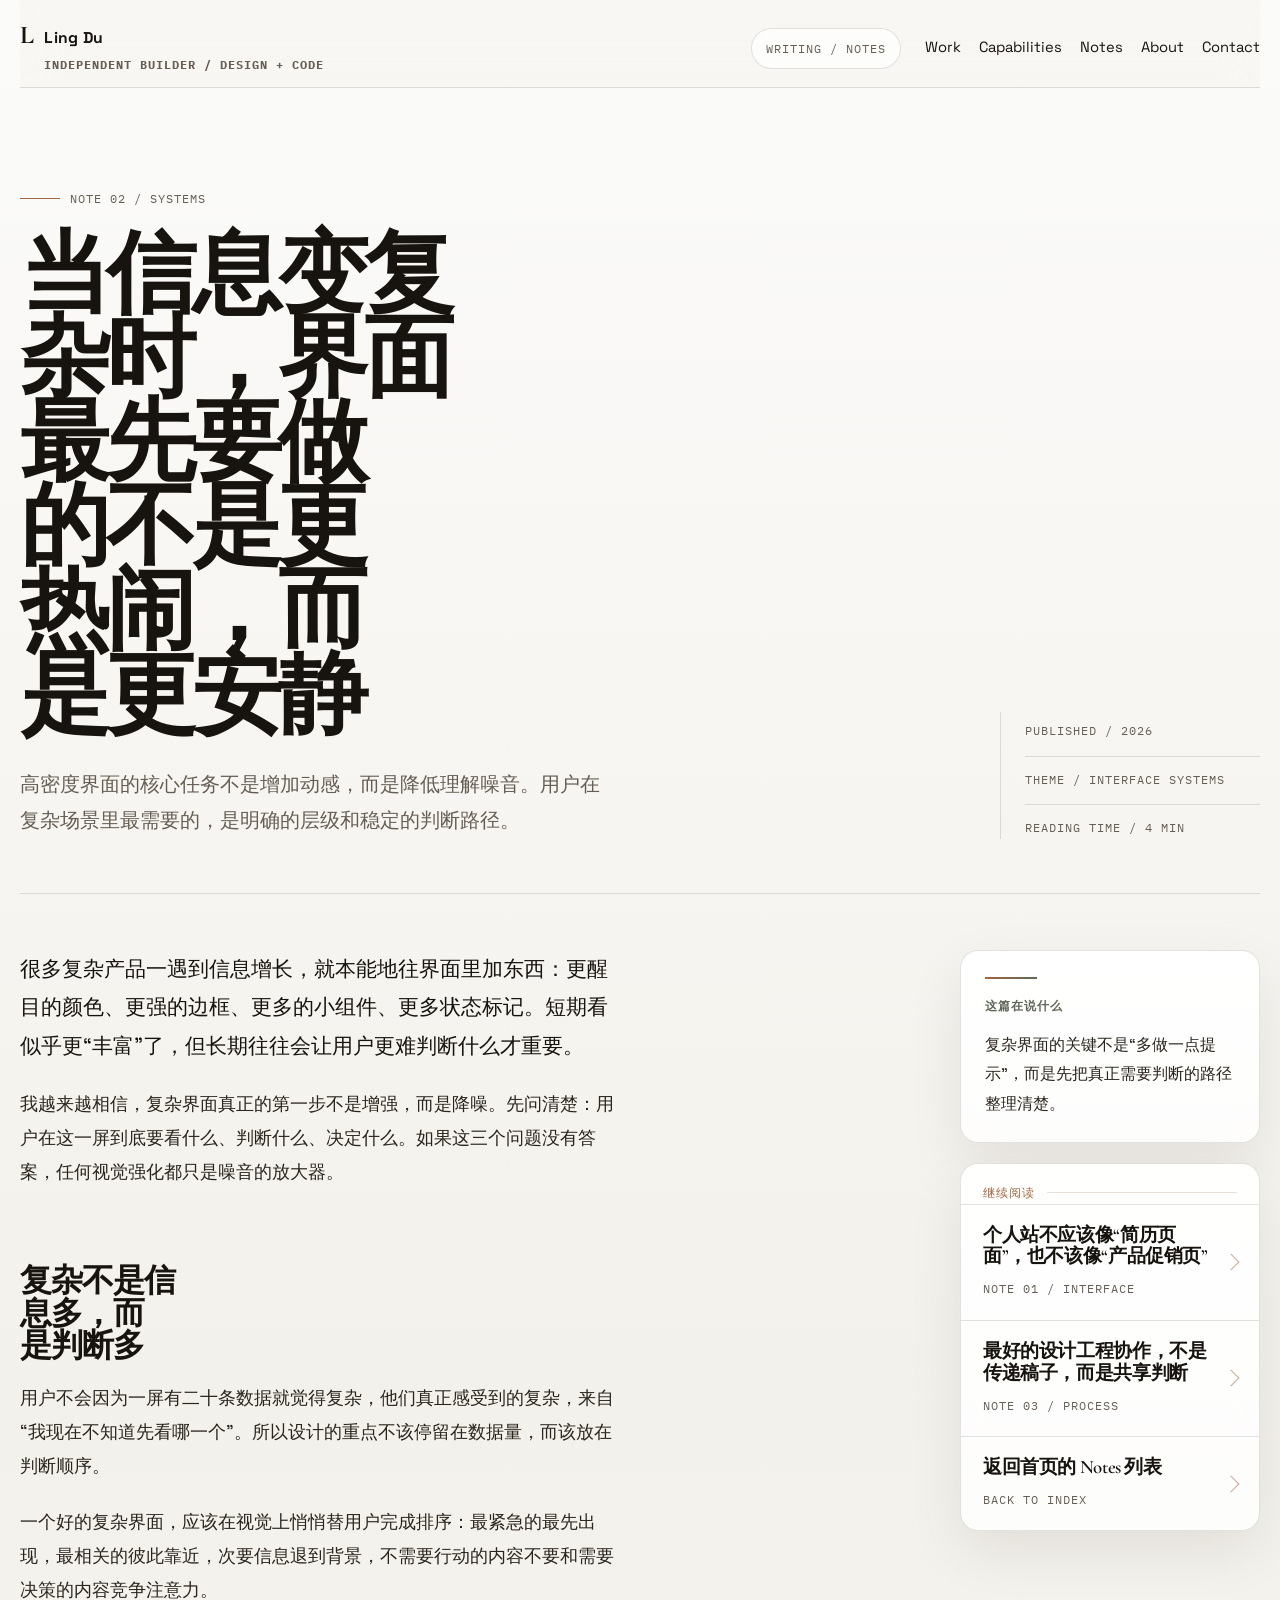
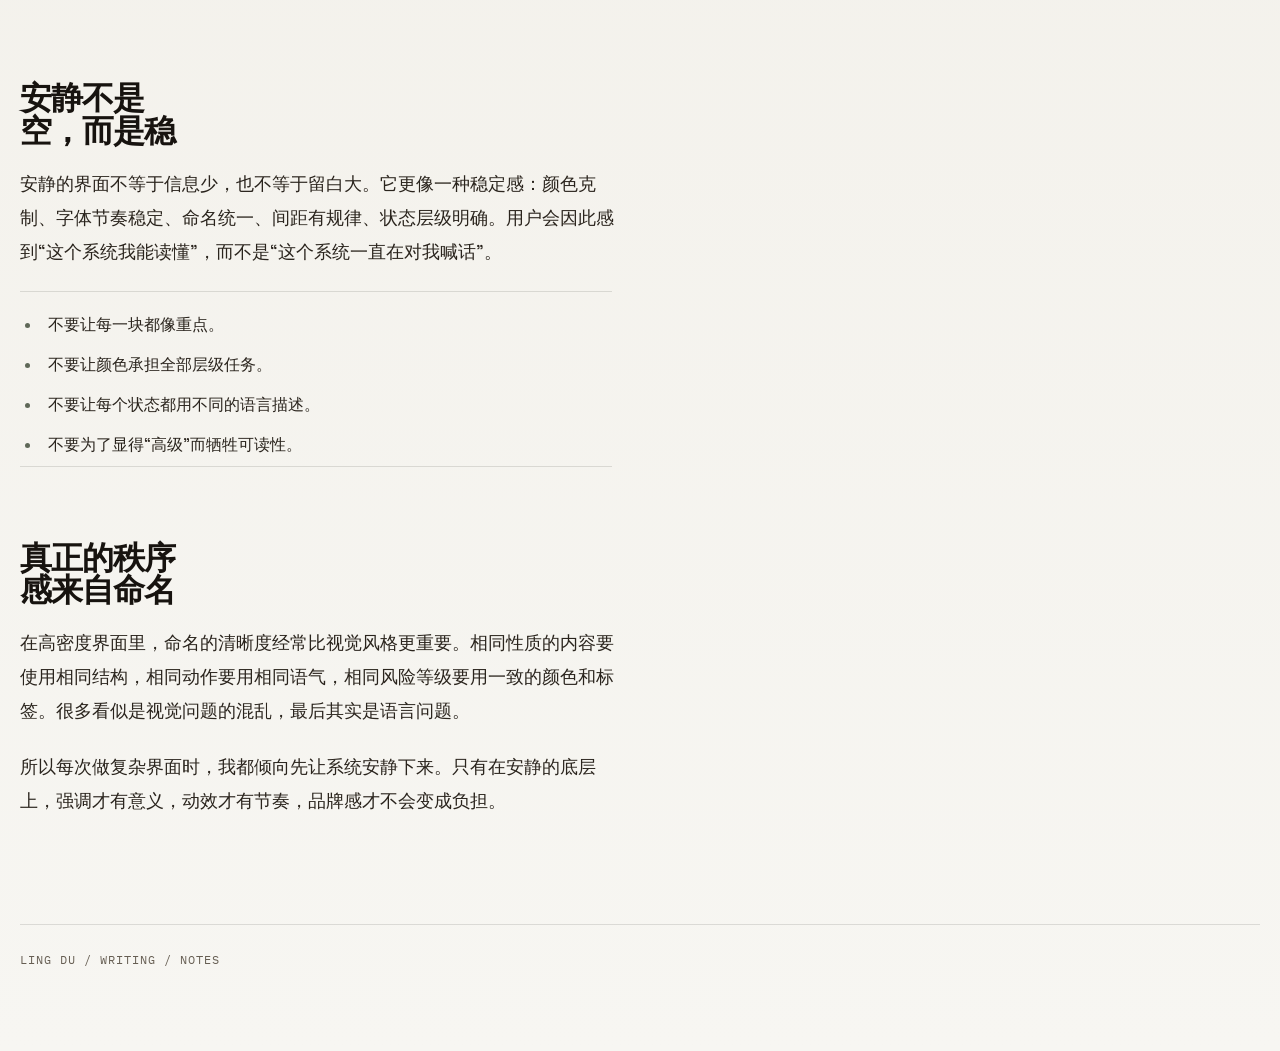
<file: notes/quiet-before-busy.html>
<!-- Generated from notes-md/quiet-before-busy.md by scripts/build-notes.mjs -->
<!DOCTYPE html>
<html lang="zh-CN">
<head>
  <meta charset="UTF-8" />
  <meta name="viewport" content="width=device-width, initial-scale=1.0" />
  <title>当信息变复杂时，界面最先要做的不是更热闹，而是更安静 | Ling Du</title>
  <meta
    name="description"
    content="一篇关于复杂界面设计的短文：为什么高密度信息场景里最重要的是层级、留白与命名，而不是更热闹的视觉。"
  />
  <meta name="author" content="Ling Du" />
  <meta name="robots" content="index,follow" />
  <meta name="theme-color" content="#f7f7f4" />
  <link rel="canonical" href="https://lingdu0007.github.io/notes/quiet-before-busy.html" />
  <meta property="og:type" content="article" />
  <meta property="og:site_name" content="Ling Du" />
  <meta property="og:locale" content="zh_CN" />
  <meta property="og:title" content="当信息变复杂时，界面最先要做的不是更热闹，而是更安静" />
  <meta
    property="og:description"
    content="一篇关于复杂界面设计的短文：为什么高密度信息场景里最重要的是层级、留白与命名，而不是更热闹的视觉。"
  />
  <meta property="og:url" content="https://lingdu0007.github.io/notes/quiet-before-busy.html" />
  <meta property="og:image" content="https://lingdu0007.github.io/assets/og-image.png" />
  <meta name="twitter:card" content="summary_large_image" />
  <meta name="twitter:title" content="当信息变复杂时，界面最先要做的不是更热闹，而是更安静" />
  <meta
    name="twitter:description"
    content="一篇关于复杂界面设计的短文：为什么高密度信息场景里最重要的是层级、留白与命名，而不是更热闹的视觉。"
  />
  <meta name="twitter:image" content="https://lingdu0007.github.io/assets/og-image.png" />
  <link rel="icon" href="../assets/favicon.svg" type="image/svg+xml" />
  <link rel="preconnect" href="https://fonts.googleapis.com" />
  <link rel="preconnect" href="https://fonts.gstatic.com" crossorigin />
  <link
    href="https://fonts.googleapis.com/css2?family=Cormorant+Garamond:wght@500;600;700&family=IBM+Plex+Mono:wght@400;500&family=Space+Grotesk:wght@400;500;700&display=swap"
    rel="stylesheet"
  />
  <link rel="stylesheet" href="article.css?v=904d9f0381" />
</head>
<body>
  <div class="page-shell">
    <header class="site-header">
      <a class="brand" href="../index.html">
        <span class="brand-mark">L</span>
        <span class="brand-copy">
          <strong>Ling Du</strong>
          <span>Independent builder / design + code</span>
        </span>
      </a>
      <div class="top-status">Writing / Notes</div>
      <nav class="site-nav" aria-label="Primary">
        <a href="../index.html#work">Work</a>
        <a href="../index.html#capabilities">Capabilities</a>
        <a href="../index.html#notes">Notes</a>
        <a href="../index.html#about">About</a>
        <a href="../index.html#contact">Contact</a>
      </nav>
    </header>

    <main>
      <section class="article-hero">
        <div>
          <div class="eyebrow">Note 02 / Systems</div>
          <h1>当信息变复杂时，界面最先要做的不是更热闹，而是更安静</h1>
          <p class="article-intro">
            高密度界面的核心任务不是增加动感，而是降低理解噪音。用户在复杂场景里最需要的，是明确的层级和稳定的判断路径。
          </p>
        </div>

        <div class="article-meta">
          <div>Published / 2026</div>
          <div>Theme / Interface Systems</div>
          <div>Reading Time / 4 min</div>
        </div>
      </section>

      <section class="article-content">
        <article class="article-body">
          <p>很多复杂产品一遇到信息增长，就本能地往界面里加东西：更醒目的颜色、更强的边框、更多的小组件、更多状态标记。短期看似乎更“丰富”了，但长期往往会让用户更难判断什么才重要。</p>
          <p>我越来越相信，复杂界面真正的第一步不是增强，而是降噪。先问清楚：用户在这一屏到底要看什么、判断什么、决定什么。如果这三个问题没有答案，任何视觉强化都只是噪音的放大器。</p>
          <h2>复杂不是信息多，而是判断多</h2>
          <p>用户不会因为一屏有二十条数据就觉得复杂，他们真正感受到的复杂，来自“我现在不知道先看哪一个”。所以设计的重点不该停留在数据量，而该放在判断顺序。</p>
          <p>一个好的复杂界面，应该在视觉上悄悄替用户完成排序：最紧急的最先出现，最相关的彼此靠近，次要信息退到背景，不需要行动的内容不要和需要决策的内容竞争注意力。</p>
          <h2>安静不是空，而是稳</h2>
          <p>安静的界面不等于信息少，也不等于留白大。它更像一种稳定感：颜色克制、字体节奏稳定、命名统一、间距有规律、状态层级明确。用户会因此感到“这个系统我能读懂”，而不是“这个系统一直在对我喊话”。</p>
          <ul>
            <li>不要让每一块都像重点。</li>
            <li>不要让颜色承担全部层级任务。</li>
            <li>不要让每个状态都用不同的语言描述。</li>
            <li>不要为了显得“高级”而牺牲可读性。</li>
          </ul>
          <h2>真正的秩序感来自命名</h2>
          <p>在高密度界面里，命名的清晰度经常比视觉风格更重要。相同性质的内容要使用相同结构，相同动作要用相同语气，相同风险等级要用一致的颜色和标签。很多看似是视觉问题的混乱，最后其实是语言问题。</p>
          <p>所以每次做复杂界面时，我都倾向先让系统安静下来。只有在安静的底层上，强调才有意义，动效才有节奏，品牌感才不会变成负担。</p>
        </article>

        <aside>
          <div class="article-callout">
            <h3>这篇在说什么</h3>
            <p>
              复杂界面的关键不是“多做一点提示”，而是先把真正需要判断的路径整理清楚。
            </p>
          </div>

          <nav class="article-nav" aria-label="Related notes">
            <span class="article-nav-label">继续阅读</span>
            <a class="article-nav-link" href="personal-site-is-not-a-resume.html">
              <strong>个人站不应该像“简历页面”，也不该像“产品促销页”</strong>
              <span>Note 01 / Interface</span>
            </a>
            <a class="article-nav-link" href="shared-judgment-over-handoff.html">
              <strong>最好的设计工程协作，不是传递稿子，而是共享判断</strong>
              <span>Note 03 / Process</span>
            </a>
            <a class="article-nav-link" href="../index.html#notes">
              <strong>返回首页的 Notes 列表</strong>
              <span>Back to index</span>
            </a>
          </nav>
        </aside>
      </section>
    </main>

    <footer class="article-footer">
      Ling Du / Writing / Notes
    </footer>
  </div>
</body>
</html>
</file>
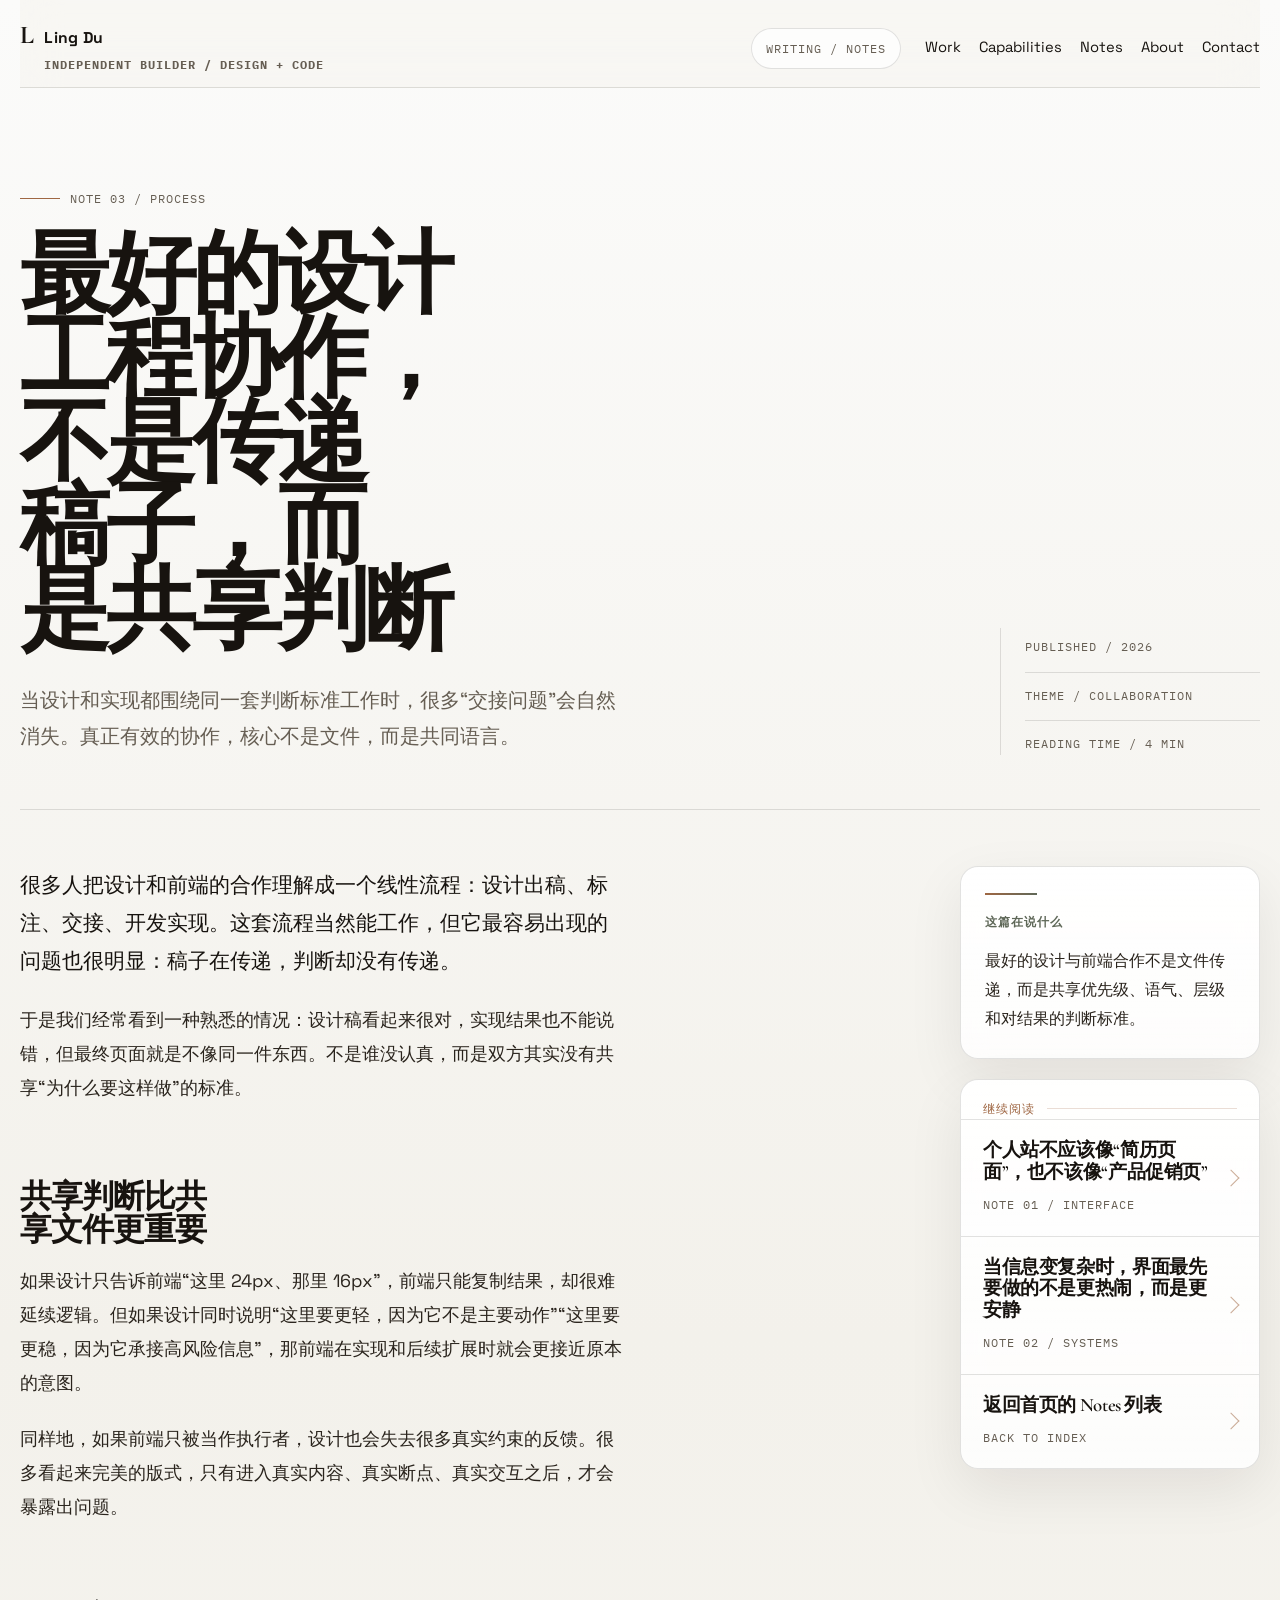
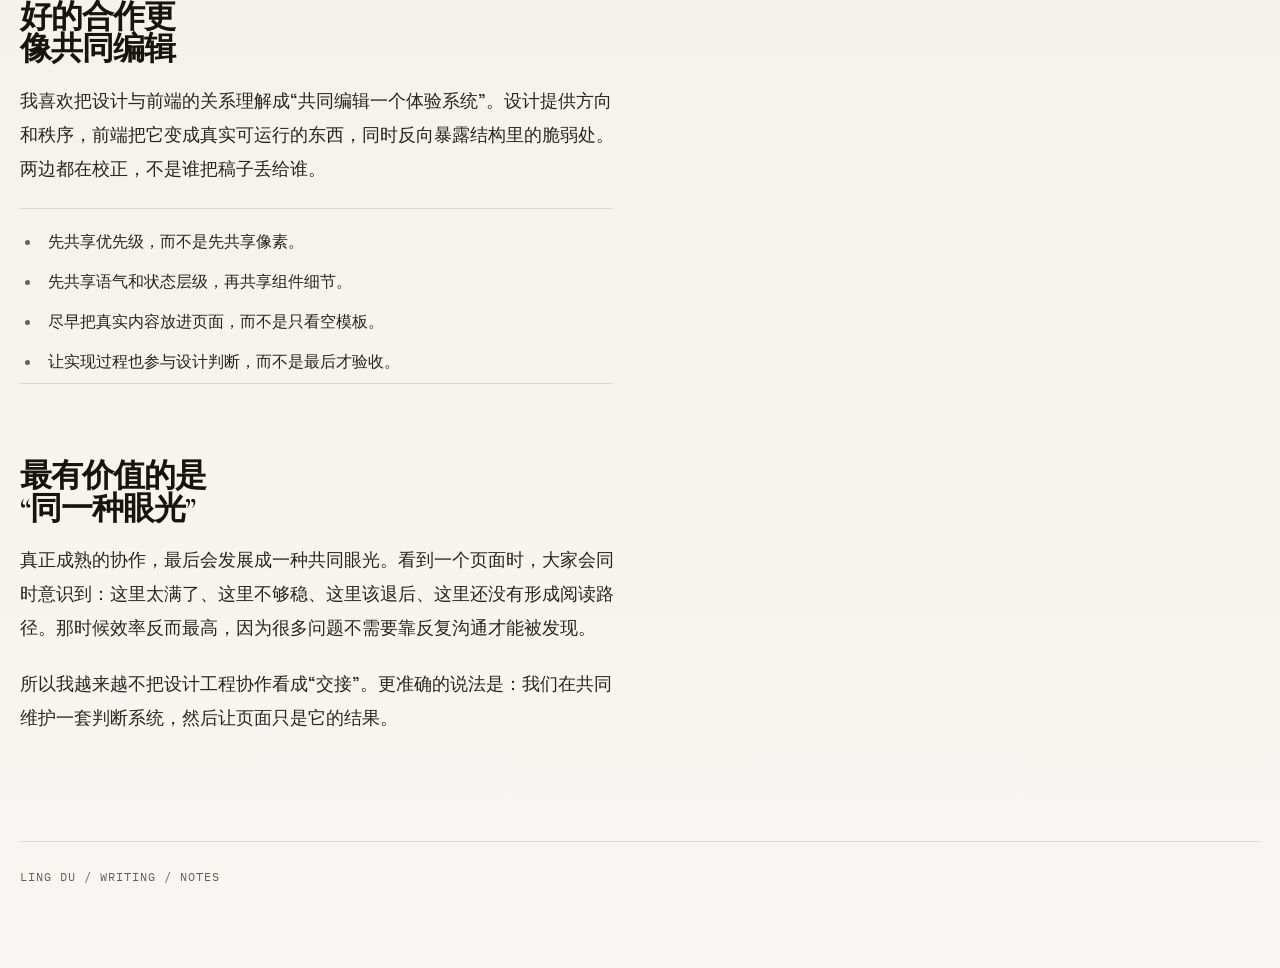
<file: notes/shared-judgment-over-handoff.html>
<!-- Generated from notes-md/shared-judgment-over-handoff.md by scripts/build-notes.mjs -->
<!DOCTYPE html>
<html lang="zh-CN">
<head>
  <meta charset="UTF-8" />
  <meta name="viewport" content="width=device-width, initial-scale=1.0" />
  <title>最好的设计工程协作，不是传递稿子，而是共享判断 | Ling Du</title>
  <meta
    name="description"
    content="一篇关于设计与前端协作的短文：为什么最好的合作不是交接文件，而是共享判断与取舍标准。"
  />
  <meta name="author" content="Ling Du" />
  <meta name="robots" content="index,follow" />
  <meta name="theme-color" content="#f7f7f4" />
  <link rel="canonical" href="https://lingdu0007.github.io/notes/shared-judgment-over-handoff.html" />
  <meta property="og:type" content="article" />
  <meta property="og:site_name" content="Ling Du" />
  <meta property="og:locale" content="zh_CN" />
  <meta property="og:title" content="最好的设计工程协作，不是传递稿子，而是共享判断" />
  <meta
    property="og:description"
    content="一篇关于设计与前端协作的短文：为什么最好的合作不是交接文件，而是共享判断与取舍标准。"
  />
  <meta property="og:url" content="https://lingdu0007.github.io/notes/shared-judgment-over-handoff.html" />
  <meta property="og:image" content="https://lingdu0007.github.io/assets/og-image.png" />
  <meta name="twitter:card" content="summary_large_image" />
  <meta name="twitter:title" content="最好的设计工程协作，不是传递稿子，而是共享判断" />
  <meta
    name="twitter:description"
    content="一篇关于设计与前端协作的短文：为什么最好的合作不是交接文件，而是共享判断与取舍标准。"
  />
  <meta name="twitter:image" content="https://lingdu0007.github.io/assets/og-image.png" />
  <link rel="icon" href="../assets/favicon.svg" type="image/svg+xml" />
  <link rel="preconnect" href="https://fonts.googleapis.com" />
  <link rel="preconnect" href="https://fonts.gstatic.com" crossorigin />
  <link
    href="https://fonts.googleapis.com/css2?family=Cormorant+Garamond:wght@500;600;700&family=IBM+Plex+Mono:wght@400;500&family=Space+Grotesk:wght@400;500;700&display=swap"
    rel="stylesheet"
  />
  <link rel="stylesheet" href="article.css?v=904d9f0381" />
</head>
<body>
  <div class="page-shell">
    <header class="site-header">
      <a class="brand" href="../index.html">
        <span class="brand-mark">L</span>
        <span class="brand-copy">
          <strong>Ling Du</strong>
          <span>Independent builder / design + code</span>
        </span>
      </a>
      <div class="top-status">Writing / Notes</div>
      <nav class="site-nav" aria-label="Primary">
        <a href="../index.html#work">Work</a>
        <a href="../index.html#capabilities">Capabilities</a>
        <a href="../index.html#notes">Notes</a>
        <a href="../index.html#about">About</a>
        <a href="../index.html#contact">Contact</a>
      </nav>
    </header>

    <main>
      <section class="article-hero">
        <div>
          <div class="eyebrow">Note 03 / Process</div>
          <h1>最好的设计工程协作，不是传递稿子，而是共享判断</h1>
          <p class="article-intro">
            当设计和实现都围绕同一套判断标准工作时，很多“交接问题”会自然消失。真正有效的协作，核心不是文件，而是共同语言。
          </p>
        </div>

        <div class="article-meta">
          <div>Published / 2026</div>
          <div>Theme / Collaboration</div>
          <div>Reading Time / 4 min</div>
        </div>
      </section>

      <section class="article-content">
        <article class="article-body">
          <p>很多人把设计和前端的合作理解成一个线性流程：设计出稿、标注、交接、开发实现。这套流程当然能工作，但它最容易出现的问题也很明显：稿子在传递，判断却没有传递。</p>
          <p>于是我们经常看到一种熟悉的情况：设计稿看起来很对，实现结果也不能说错，但最终页面就是不像同一件东西。不是谁没认真，而是双方其实没有共享“为什么要这样做”的标准。</p>
          <h2>共享判断比共享文件更重要</h2>
          <p>如果设计只告诉前端“这里 24px、那里 16px”，前端只能复制结果，却很难延续逻辑。但如果设计同时说明“这里要更轻，因为它不是主要动作”“这里要更稳，因为它承接高风险信息”，那前端在实现和后续扩展时就会更接近原本的意图。</p>
          <p>同样地，如果前端只被当作执行者，设计也会失去很多真实约束的反馈。很多看起来完美的版式，只有进入真实内容、真实断点、真实交互之后，才会暴露出问题。</p>
          <h2>好的合作更像共同编辑</h2>
          <p>我喜欢把设计与前端的关系理解成“共同编辑一个体验系统”。设计提供方向和秩序，前端把它变成真实可运行的东西，同时反向暴露结构里的脆弱处。两边都在校正，不是谁把稿子丢给谁。</p>
          <ul>
            <li>先共享优先级，而不是先共享像素。</li>
            <li>先共享语气和状态层级，再共享组件细节。</li>
            <li>尽早把真实内容放进页面，而不是只看空模板。</li>
            <li>让实现过程也参与设计判断，而不是最后才验收。</li>
          </ul>
          <h2>最有价值的是“同一种眼光”</h2>
          <p>真正成熟的协作，最后会发展成一种共同眼光。看到一个页面时，大家会同时意识到：这里太满了、这里不够稳、这里该退后、这里还没有形成阅读路径。那时候效率反而最高，因为很多问题不需要靠反复沟通才能被发现。</p>
          <p>所以我越来越不把设计工程协作看成“交接”。更准确的说法是：我们在共同维护一套判断系统，然后让页面只是它的结果。</p>
        </article>

        <aside>
          <div class="article-callout">
            <h3>这篇在说什么</h3>
            <p>
              最好的设计与前端合作不是文件传递，而是共享优先级、语气、层级和对结果的判断标准。
            </p>
          </div>

          <nav class="article-nav" aria-label="Related notes">
            <span class="article-nav-label">继续阅读</span>
            <a class="article-nav-link" href="personal-site-is-not-a-resume.html">
              <strong>个人站不应该像“简历页面”，也不该像“产品促销页”</strong>
              <span>Note 01 / Interface</span>
            </a>
            <a class="article-nav-link" href="quiet-before-busy.html">
              <strong>当信息变复杂时，界面最先要做的不是更热闹，而是更安静</strong>
              <span>Note 02 / Systems</span>
            </a>
            <a class="article-nav-link" href="../index.html#notes">
              <strong>返回首页的 Notes 列表</strong>
              <span>Back to index</span>
            </a>
          </nav>
        </aside>
      </section>
    </main>

    <footer class="article-footer">
      Ling Du / Writing / Notes
    </footer>
  </div>
</body>
</html>
</file>
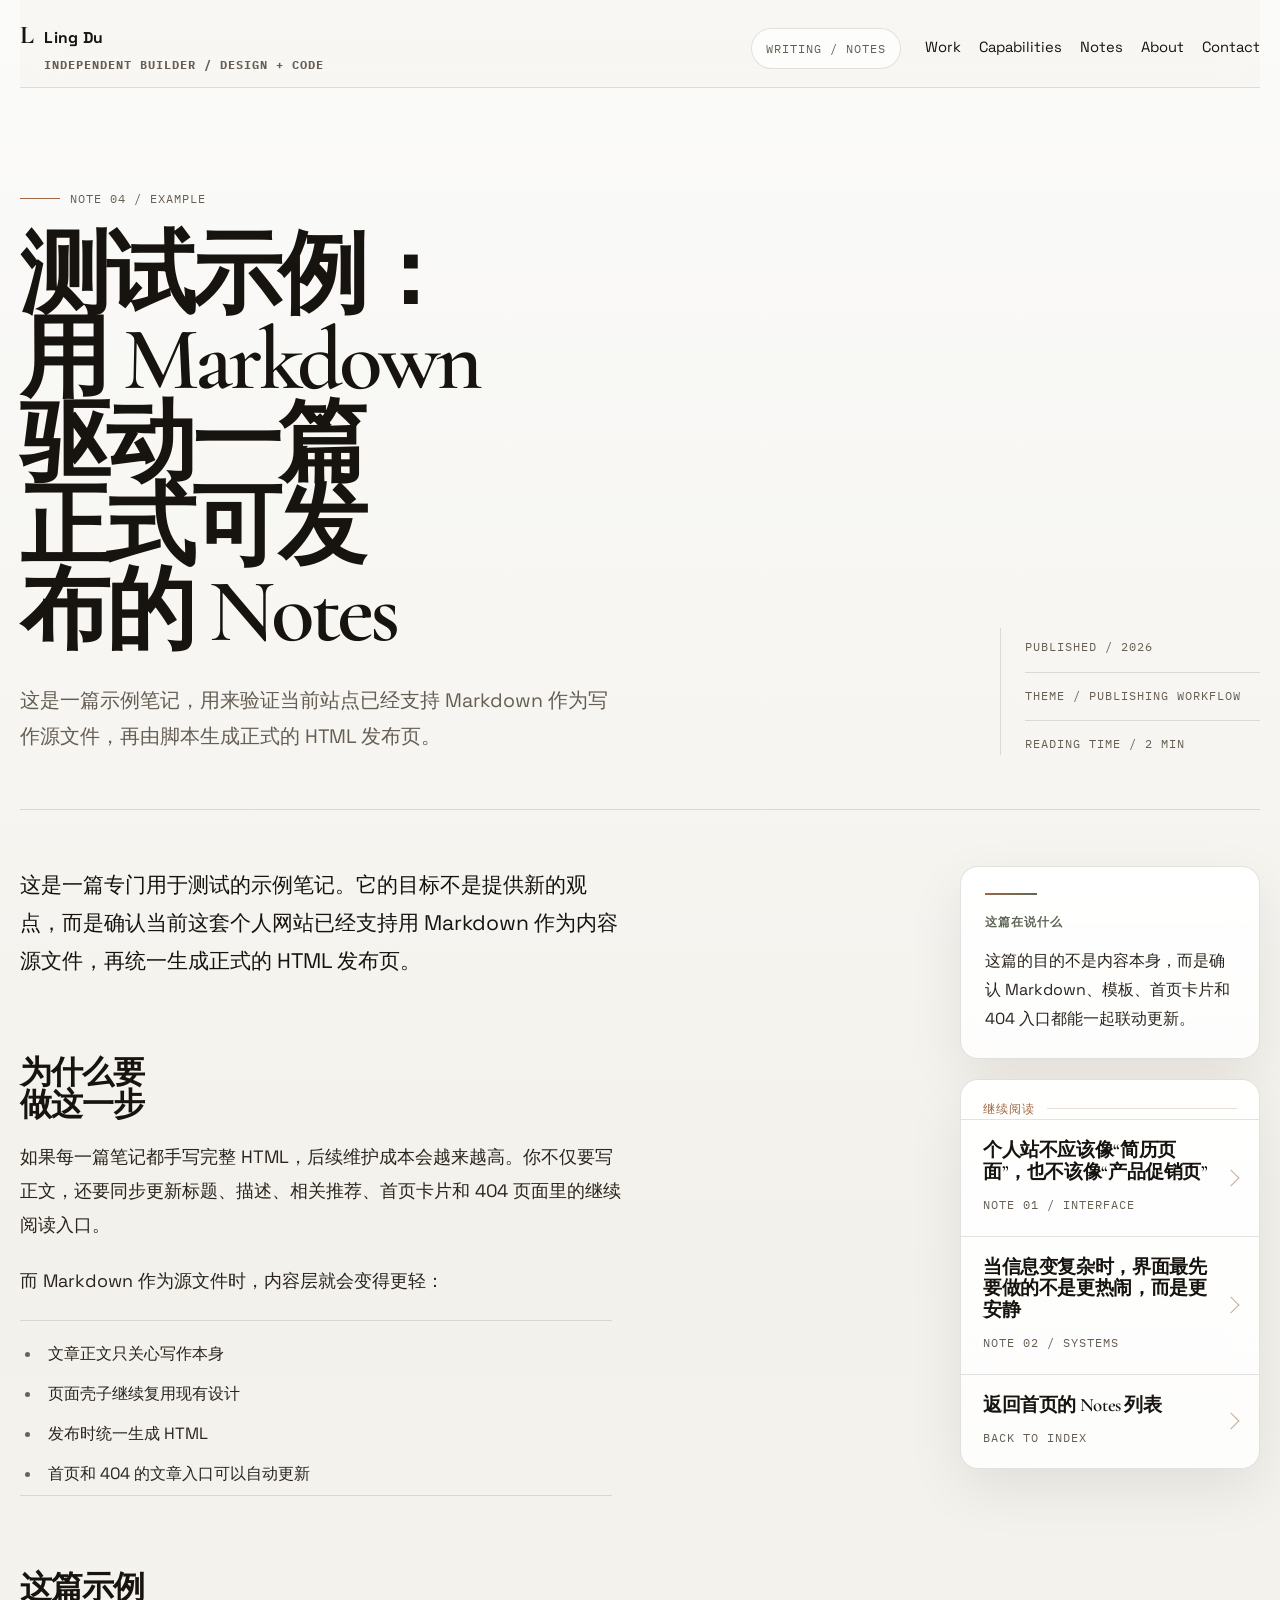
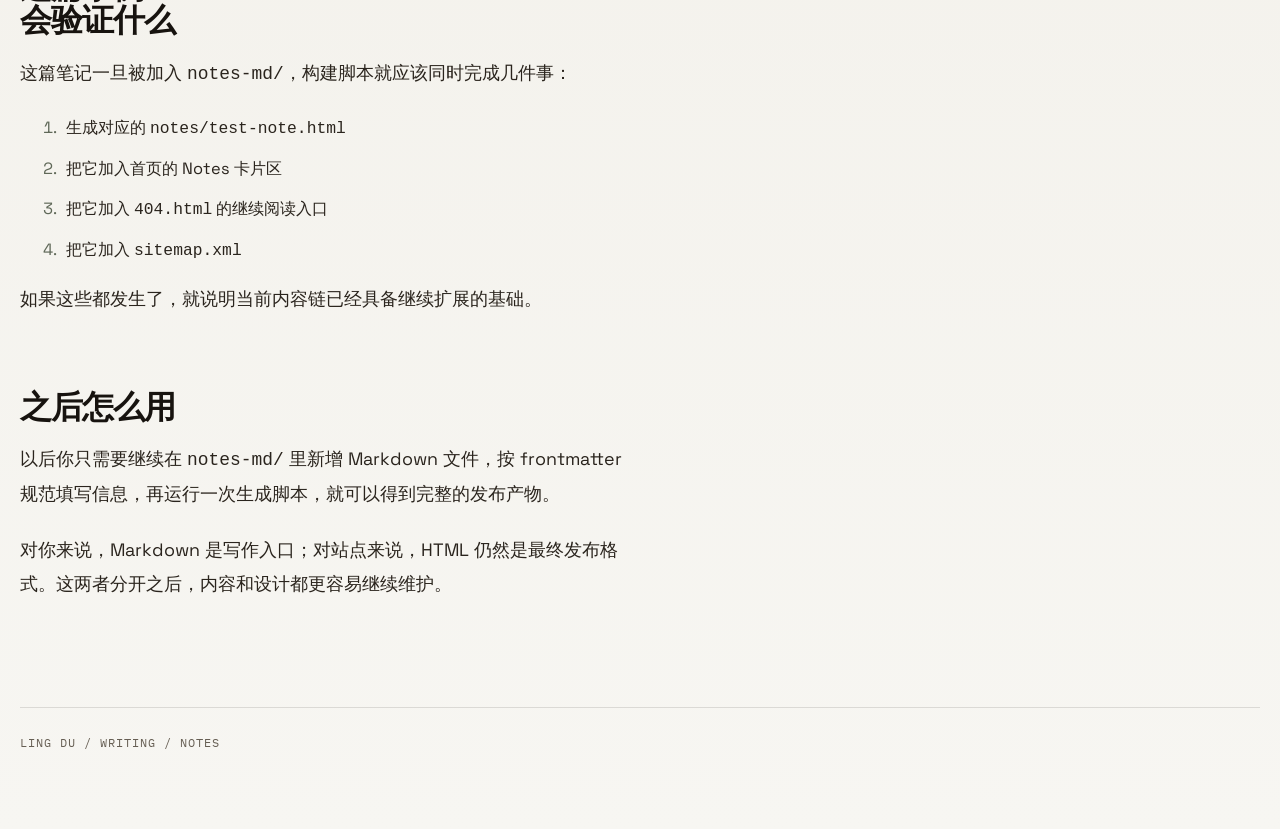
<file: notes/test-note.html>
<!-- Generated from notes-md/test-note.md by scripts/build-notes.mjs -->
<!DOCTYPE html>
<html lang="zh-CN">
<head>
  <meta charset="UTF-8" />
  <meta name="viewport" content="width=device-width, initial-scale=1.0" />
  <title>测试示例：用 Markdown 驱动一篇正式可发布的 Notes | Ling Du</title>
  <meta
    name="description"
    content="一篇示例笔记，用来验证当前站点的 Markdown 到 HTML 生成链是否正常工作。"
  />
  <meta name="author" content="Ling Du" />
  <meta name="robots" content="index,follow" />
  <meta name="theme-color" content="#f7f7f4" />
  <link rel="canonical" href="https://lingdu0007.github.io/notes/test-note.html" />
  <meta property="og:type" content="article" />
  <meta property="og:site_name" content="Ling Du" />
  <meta property="og:locale" content="zh_CN" />
  <meta property="og:title" content="测试示例：用 Markdown 驱动一篇正式可发布的 Notes" />
  <meta
    property="og:description"
    content="一篇示例笔记，用来验证当前站点的 Markdown 到 HTML 生成链是否正常工作。"
  />
  <meta property="og:url" content="https://lingdu0007.github.io/notes/test-note.html" />
  <meta property="og:image" content="https://lingdu0007.github.io/assets/og-image.png" />
  <meta name="twitter:card" content="summary_large_image" />
  <meta name="twitter:title" content="测试示例：用 Markdown 驱动一篇正式可发布的 Notes" />
  <meta
    name="twitter:description"
    content="一篇示例笔记，用来验证当前站点的 Markdown 到 HTML 生成链是否正常工作。"
  />
  <meta name="twitter:image" content="https://lingdu0007.github.io/assets/og-image.png" />
  <link rel="icon" href="../assets/favicon.svg" type="image/svg+xml" />
  <link rel="preconnect" href="https://fonts.googleapis.com" />
  <link rel="preconnect" href="https://fonts.gstatic.com" crossorigin />
  <link
    href="https://fonts.googleapis.com/css2?family=Cormorant+Garamond:wght@500;600;700&family=IBM+Plex+Mono:wght@400;500&family=Space+Grotesk:wght@400;500;700&display=swap"
    rel="stylesheet"
  />
  <link rel="stylesheet" href="article.css?v=904d9f0381" />
</head>
<body>
  <div class="page-shell">
    <header class="site-header">
      <a class="brand" href="../index.html">
        <span class="brand-mark">L</span>
        <span class="brand-copy">
          <strong>Ling Du</strong>
          <span>Independent builder / design + code</span>
        </span>
      </a>
      <div class="top-status">Writing / Notes</div>
      <nav class="site-nav" aria-label="Primary">
        <a href="../index.html#work">Work</a>
        <a href="../index.html#capabilities">Capabilities</a>
        <a href="../index.html#notes">Notes</a>
        <a href="../index.html#about">About</a>
        <a href="../index.html#contact">Contact</a>
      </nav>
    </header>

    <main>
      <section class="article-hero">
        <div>
          <div class="eyebrow">Note 04 / Example</div>
          <h1>测试示例：用 Markdown 驱动一篇正式可发布的 Notes</h1>
          <p class="article-intro">
            这是一篇示例笔记，用来验证当前站点已经支持 Markdown 作为写作源文件，再由脚本生成正式的 HTML 发布页。
          </p>
        </div>

        <div class="article-meta">
          <div>Published / 2026</div>
          <div>Theme / Publishing Workflow</div>
          <div>Reading Time / 2 min</div>
        </div>
      </section>

      <section class="article-content">
        <article class="article-body">
          <p>这是一篇专门用于测试的示例笔记。它的目标不是提供新的观点，而是确认当前这套个人网站已经支持用 Markdown 作为内容源文件，再统一生成正式的 HTML 发布页。</p>
          <h2>为什么要做这一步</h2>
          <p>如果每一篇笔记都手写完整 HTML，后续维护成本会越来越高。你不仅要写正文，还要同步更新标题、描述、相关推荐、首页卡片和 404 页面里的继续阅读入口。</p>
          <p>而 Markdown 作为源文件时，内容层就会变得更轻：</p>
          <ul>
            <li>文章正文只关心写作本身</li>
            <li>页面壳子继续复用现有设计</li>
            <li>发布时统一生成 HTML</li>
            <li>首页和 404 的文章入口可以自动更新</li>
          </ul>
          <h2>这篇示例会验证什么</h2>
          <p>这篇笔记一旦被加入 <code>notes-md/</code>，构建脚本就应该同时完成几件事：</p>
          <ol>
            <li>生成对应的 <code>notes/test-note.html</code></li>
            <li>把它加入首页的 Notes 卡片区</li>
            <li>把它加入 <code>404.html</code> 的继续阅读入口</li>
            <li>把它加入 <code>sitemap.xml</code></li>
          </ol>
          <p>如果这些都发生了，就说明当前内容链已经具备继续扩展的基础。</p>
          <h2>之后怎么用</h2>
          <p>以后你只需要继续在 <code>notes-md/</code> 里新增 Markdown 文件，按 frontmatter 规范填写信息，再运行一次生成脚本，就可以得到完整的发布产物。</p>
          <p>对你来说，Markdown 是写作入口；对站点来说，HTML 仍然是最终发布格式。这两者分开之后，内容和设计都更容易继续维护。</p>
        </article>

        <aside>
          <div class="article-callout">
            <h3>这篇在说什么</h3>
            <p>
              这篇的目的不是内容本身，而是确认 Markdown、模板、首页卡片和 404 入口都能一起联动更新。
            </p>
          </div>

          <nav class="article-nav" aria-label="Related notes">
            <span class="article-nav-label">继续阅读</span>
            <a class="article-nav-link" href="personal-site-is-not-a-resume.html">
              <strong>个人站不应该像“简历页面”，也不该像“产品促销页”</strong>
              <span>Note 01 / Interface</span>
            </a>
            <a class="article-nav-link" href="quiet-before-busy.html">
              <strong>当信息变复杂时，界面最先要做的不是更热闹，而是更安静</strong>
              <span>Note 02 / Systems</span>
            </a>
            <a class="article-nav-link" href="../index.html#notes">
              <strong>返回首页的 Notes 列表</strong>
              <span>Back to index</span>
            </a>
          </nav>
        </aside>
      </section>
    </main>

    <footer class="article-footer">
      Ling Du / Writing / Notes
    </footer>
  </div>
</body>
</html>
</file>
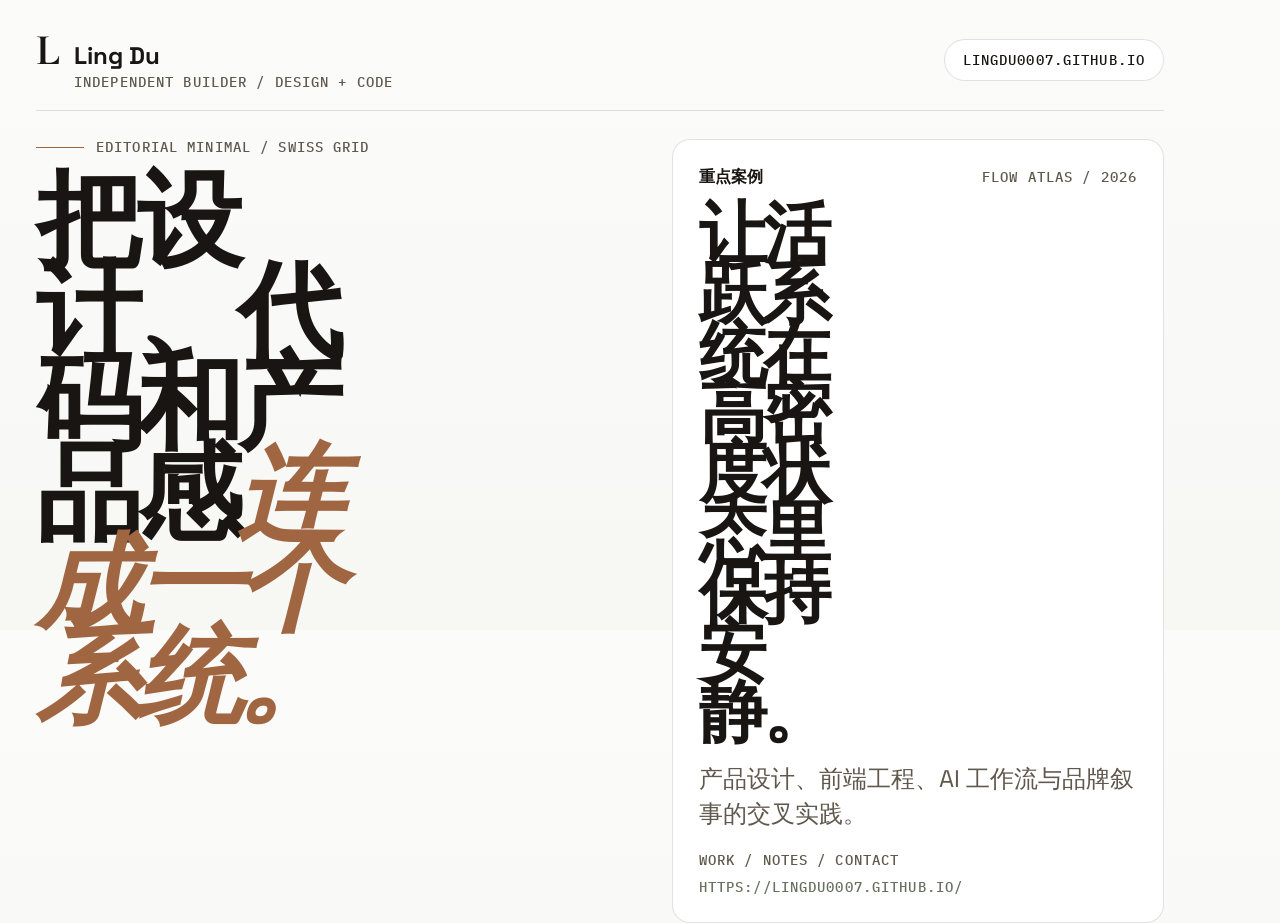
<file: tools/og-card.html>
<!DOCTYPE html>
<html lang="zh-CN">
<head>
  <meta charset="UTF-8" />
  <meta name="viewport" content="width=device-width, initial-scale=1.0" />
  <title>Ling Du OG Card</title>
  <link rel="preconnect" href="https://fonts.googleapis.com" />
  <link rel="preconnect" href="https://fonts.gstatic.com" crossorigin />
  <link
    href="https://fonts.googleapis.com/css2?family=Cormorant+Garamond:wght@600;700&family=IBM+Plex+Mono:wght@500&family=Space+Grotesk:wght@400;500;700&display=swap"
    rel="stylesheet"
  />
  <style>
    :root {
      --paper: #f7f7f4;
      --ink: #181512;
      --muted: #60584d;
      --line: rgba(24, 21, 18, 0.12);
      --accent: #a06642;
      --moss: #67715f;
    }

    * {
      box-sizing: border-box;
    }

    body {
      margin: 0;
      width: 1200px;
      height: 630px;
      overflow: hidden;
      background: linear-gradient(180deg, #fbfbfa 0%, var(--paper) 100%);
      color: var(--ink);
      font-family: "Space Grotesk", sans-serif;
    }

    .frame {
      width: 100%;
      height: 100%;
      padding: 28px 36px 36px;
      display: grid;
      grid-template-rows: auto 1fr;
      gap: 28px;
    }

    .topbar {
      display: flex;
      justify-content: space-between;
      align-items: center;
      padding-bottom: 18px;
      border-bottom: 1px solid var(--line);
    }

    .brand {
      display: flex;
      align-items: baseline;
      gap: 14px;
    }

    .brand-mark {
      font: 700 44px/1 "Cormorant Garamond", serif;
    }

    .brand-copy strong {
      display: block;
      font-size: 24px;
    }

    .brand-copy span,
    .pill,
    .eyebrow,
    .meta,
    .summary-label {
      font: 500 14px/1.2 "IBM Plex Mono", monospace;
      letter-spacing: 0.08em;
      text-transform: uppercase;
      color: var(--muted);
    }

    .pill {
      padding: 12px 18px;
      border: 1px solid var(--line);
      border-radius: 999px;
      background: #fff;
      color: var(--ink);
    }

    .content {
      display: grid;
      grid-template-columns: 1.1fr 0.9fr;
      gap: 34px;
      align-items: stretch;
    }

    .hero {
      display: grid;
      align-content: start;
      gap: 22px;
    }

    .eyebrow {
      display: flex;
      align-items: center;
      gap: 12px;
    }

    .eyebrow::before {
      content: "";
      width: 48px;
      height: 1px;
      background: var(--accent);
    }

    h1 {
      margin: 0;
      font: 700 106px/0.86 "Cormorant Garamond", serif;
      letter-spacing: -0.05em;
      max-width: 6.5ch;
    }

    h1 span {
      color: var(--accent);
      font-style: italic;
    }

    .summary {
      display: grid;
      align-content: space-between;
      padding: 26px;
      border: 1px solid var(--line);
      border-radius: 18px;
      background: #fff;
    }

    .summary-head {
      display: flex;
      justify-content: space-between;
      gap: 16px;
      align-items: baseline;
    }

    .summary-head strong {
      font-size: 16px;
    }

    .summary-head span {
      color: var(--muted);
      font: 500 14px/1.2 "IBM Plex Mono", monospace;
      letter-spacing: 0.08em;
      text-transform: uppercase;
    }

    .summary-copy {
      display: grid;
      gap: 18px;
      margin-top: 18px;
    }

    .summary-copy h2 {
      margin: 0;
      font: 600 68px/0.88 "Cormorant Garamond", serif;
      letter-spacing: -0.05em;
      max-width: 6ch;
    }

    .summary-copy p {
      margin: 0;
      color: var(--muted);
      font-size: 24px;
      line-height: 1.45;
    }

    .meta {
      display: grid;
      gap: 10px;
      margin-top: 20px;
      color: var(--moss);
    }
  </style>
</head>
<body>
  <div class="frame">
    <header class="topbar">
      <div class="brand">
        <div class="brand-mark">L</div>
        <div class="brand-copy">
          <strong>Ling Du</strong>
          <span>Independent builder / design + code</span>
        </div>
      </div>
      <div class="pill">lingdu0007.github.io</div>
    </header>

    <main class="content">
      <section class="hero">
        <div class="eyebrow">Editorial minimal / Swiss grid</div>
        <h1>把设计、代码和产品感<span>连成一个系统。</span></h1>
      </section>

      <aside class="summary">
        <div>
          <div class="summary-head">
            <strong>重点案例</strong>
            <span>Flow Atlas / 2026</span>
          </div>
          <div class="summary-copy">
            <h2>让活跃系统在高密度状态里保持安静。</h2>
            <p>产品设计、前端工程、AI 工作流与品牌叙事的交叉实践。</p>
          </div>
        </div>

        <div class="meta">
          <div class="summary-label">Work / Notes / Contact</div>
          <div>https://lingdu0007.github.io/</div>
        </div>
      </aside>
    </main>
  </div>
</body>
</html>
</file>
<file: notes/article.css>
:root {
  --paper: #f7f6f2;
  --paper-deep: #ede9e1;
  --surface: rgba(255, 255, 255, 0.82);
  --surface-strong: #fffdf9;
  --ink: #17130f;
  --prose: #2a241d;
  --muted: #665e53;
  --line: rgba(23, 19, 15, 0.12);
  --line-strong: rgba(23, 19, 15, 0.2);
  --accent: #9f6743;
  --accent-soft: rgba(159, 103, 67, 0.08);
  --moss: #5f6858;
  --shadow: 0 20px 56px rgba(23, 19, 15, 0.08);
  --radius: 18px;
  --max-width: 1280px;
  --measure: 38rem;
  --sticky-top: 118px;
  --title: "Cormorant Garamond", serif;
  --body: "Space Grotesk", sans-serif;
  --mono: "IBM Plex Mono", monospace;
  --ease-out: cubic-bezier(0.23, 1, 0.32, 1);
}

* {
  box-sizing: border-box;
}

html {
  scroll-behavior: smooth;
  scroll-padding-top: 120px;
}

body {
  margin: 0;
  min-height: 100vh;
  color: var(--ink);
  font-family: var(--body);
  line-height: 1.72;
  text-rendering: optimizeLegibility;
  background:
    linear-gradient(180deg, #fbfbfa 0%, #f3f1eb 52%, var(--paper) 100%);
}

a {
  color: inherit;
  text-decoration-color: rgba(23, 19, 15, 0.28);
  text-decoration-thickness: 0.06em;
  text-underline-offset: 0.18em;
}

.page-shell {
  width: min(calc(100% - 40px), var(--max-width));
  margin: 0 auto;
  padding-bottom: 80px;
}

.site-header {
  display: grid;
  grid-template-columns: 1fr auto auto;
  gap: 16px 24px;
  align-items: center;
  padding: 22px 0 12px;
  border-bottom: 1px solid var(--line);
  position: sticky;
  top: 0;
  z-index: 8;
  background: rgba(247, 246, 242, 0.82);
  backdrop-filter: blur(18px);
  -webkit-backdrop-filter: blur(18px);
}

.brand {
  display: inline-flex;
  align-items: baseline;
  gap: 10px;
  font-weight: 700;
  letter-spacing: 0.02em;
  text-decoration: none;
}

.brand-mark {
  font-family: var(--title);
  font-size: 1.6rem;
  line-height: 1;
}

.brand-copy {
  display: flex;
  flex-direction: column;
  gap: 2px;
}

.brand-copy strong {
  font-size: 0.98rem;
  font-weight: 700;
}

.brand-copy span,
.eyebrow,
.article-meta,
.top-status,
.article-nav-link span,
.article-footer,
.article-nav-label {
  font-family: var(--mono);
  letter-spacing: 0.08em;
  font-size: 0.78rem;
  text-transform: uppercase;
}

.brand-copy span,
.article-meta,
.article-intro,
.top-status,
.article-footer,
.article-nav-link span {
  color: var(--muted);
}

.top-status {
  padding: 9px 14px;
  border: 1px solid var(--line);
  border-radius: 999px;
  background: rgba(255, 255, 255, 0.76);
}

.site-nav {
  display: flex;
  flex-wrap: wrap;
  justify-content: flex-end;
  gap: 18px;
  font-size: 0.92rem;
}

.site-nav a {
  position: relative;
  padding-bottom: 2px;
  text-decoration: none;
}

.site-nav a::after {
  content: "";
  position: absolute;
  left: 0;
  bottom: 0;
  width: 100%;
  height: 1px;
  background: var(--ink);
  transform: scaleX(0);
  transform-origin: right;
  transition: transform 200ms var(--ease-out);
}

.site-nav a:hover::after,
.site-nav a:focus-visible::after {
  transform: scaleX(1);
  transform-origin: left;
}

.brand:focus-visible,
.site-nav a:focus-visible,
.article-nav-link:focus-visible {
  outline: 2px solid rgba(159, 103, 67, 0.32);
  outline-offset: 4px;
}

.article-hero {
  display: grid;
  grid-template-columns: minmax(0, 1fr) 260px;
  gap: 48px;
  align-items: end;
  padding: 92px 0 54px;
  border-bottom: 1px solid var(--line);
}

.eyebrow {
  display: inline-flex;
  align-items: center;
  gap: 10px;
  margin-bottom: 24px;
  color: var(--muted);
}

.eyebrow::before {
  content: "";
  width: 40px;
  height: 1px;
  background: var(--accent);
}

.article-hero h1 {
  margin: 0;
  max-width: 11ch;
  font-family: var(--title);
  font-weight: 600;
  font-size: clamp(3.2rem, 7vw, 5.9rem);
  line-height: 0.94;
  letter-spacing: -0.045em;
  text-wrap: balance;
}

.article-intro {
  margin: 28px 0 0;
  max-width: 46ch;
  font-size: clamp(1.08rem, 0.36vw + 1rem, 1.22rem);
  line-height: 1.84;
  text-wrap: pretty;
}

.article-meta {
  display: grid;
  gap: 14px;
  align-content: start;
  padding: 8px 0 0 24px;
  border-left: 1px solid var(--line);
}

.article-meta div {
  padding-top: 12px;
  border-top: 1px solid var(--line);
}

.article-meta div:first-child {
  padding-top: 0;
  border-top: 0;
}

.article-content {
  display: grid;
  grid-template-columns: minmax(0, 1fr) 300px;
  gap: 64px;
  align-items: start;
  padding-top: 56px;
}

.article-body {
  min-width: 0;
}

.article-body > * {
  max-width: var(--measure);
}

.article-body h2 {
  margin: 76px 0 18px;
  max-width: 14ch;
  font-family: var(--title);
  font-weight: 600;
  font-size: clamp(2rem, 2.5vw, 2.48rem);
  line-height: 1.02;
  letter-spacing: -0.03em;
  text-wrap: balance;
}

.article-body p {
  margin: 0 0 22px;
  font-size: clamp(1.04rem, 0.18vw + 1rem, 1.12rem);
  line-height: 1.9;
  color: var(--prose);
  text-wrap: pretty;
}

.article-body > p:first-child {
  font-size: clamp(1.16rem, 0.34vw + 1.06rem, 1.32rem);
  line-height: 1.82;
  color: var(--ink);
}

.article-body ul {
  margin: 18px 0 30px;
  padding: 18px 0 6px 22px;
  max-width: calc(var(--measure) - 1rem);
  border-top: 1px solid var(--line);
  border-bottom: 1px solid var(--line);
}

.article-body li {
  padding-left: 6px;
  font-size: 1.02rem;
  line-height: 1.84;
  color: var(--prose);
}

.article-body li + li {
  margin-top: 10px;
}

.article-body li::marker {
  color: var(--moss);
}

.article-content aside {
  display: grid;
  gap: 20px;
  align-content: start;
  position: sticky;
  top: var(--sticky-top);
}

.article-callout,
.article-nav {
  border: 1px solid var(--line);
  border-radius: var(--radius);
  background:
    linear-gradient(180deg, rgba(255, 255, 255, 0.96) 0%, var(--surface) 100%);
  box-shadow: var(--shadow);
  backdrop-filter: blur(12px);
  -webkit-backdrop-filter: blur(12px);
}

.article-callout {
  padding: 26px 24px 24px;
  position: static;
}

.article-callout::before {
  content: "";
  display: block;
  width: 52px;
  height: 2px;
  margin-bottom: 18px;
  background: linear-gradient(90deg, var(--accent) 0%, var(--moss) 100%);
}

.article-callout h3,
.article-nav-link strong {
  margin: 0;
}

.article-callout h3 {
  font-family: var(--mono);
  font-size: 0.76rem;
  line-height: 1.4;
  letter-spacing: 0.08em;
  text-transform: uppercase;
  color: var(--moss);
}

.article-callout p {
  margin: 16px 0 0;
  font-size: 1rem;
  line-height: 1.84;
  color: var(--prose);
}

.article-nav {
  overflow: hidden;
}

.article-nav-label {
  display: flex;
  align-items: center;
  gap: 12px;
  padding: 18px 22px 0;
  color: var(--accent);
}

.article-nav-label::after {
  content: "";
  flex: 1;
  height: 1px;
  background: rgba(159, 103, 67, 0.22);
}

.article-nav-link {
  position: relative;
  display: grid;
  gap: 10px;
  padding: 20px 48px 20px 22px;
  border-top: 1px solid var(--line);
  text-decoration: none;
  transition:
    transform 200ms var(--ease-out),
    background-color 200ms var(--ease-out),
    border-color 200ms var(--ease-out);
}

.article-nav-link::after {
  content: "";
  position: absolute;
  top: 50%;
  right: 22px;
  width: 11px;
  height: 11px;
  border-top: 1.5px solid var(--accent);
  border-right: 1.5px solid var(--accent);
  opacity: 0.55;
  transform: translateY(-50%) rotate(45deg);
  transition: transform 200ms var(--ease-out), opacity 200ms var(--ease-out);
}

.article-nav-link:hover,
.article-nav-link:focus-visible {
  transform: translateX(6px);
  background: var(--accent-soft);
  border-color: rgba(159, 103, 67, 0.22);
}

.article-nav-link:hover::after,
.article-nav-link:focus-visible::after {
  opacity: 1;
  transform: translate(3px, -50%) rotate(45deg);
}

.article-nav-link strong {
  display: block;
  font-family: var(--title);
  font-weight: 600;
  font-size: 1.18rem;
  line-height: 1.16;
  letter-spacing: -0.02em;
  color: var(--ink);
  text-wrap: pretty;
}

.article-nav-link span {
  color: var(--muted);
}

.article-footer {
  margin-top: 84px;
  padding-top: 24px;
  border-top: 1px solid var(--line);
}

@media (max-width: 1180px) {
  .article-content {
    gap: 48px;
    grid-template-columns: minmax(0, 1fr) 272px;
  }
}

@media (max-width: 1040px) {
  .site-header,
  .article-hero,
  .article-content {
    grid-template-columns: 1fr;
  }

  .site-nav {
    justify-content: flex-start;
  }

  .article-hero {
    gap: 32px;
    padding-bottom: 36px;
  }

  .article-meta {
    grid-template-columns: repeat(3, minmax(0, 1fr));
    gap: 14px 20px;
    padding: 18px 0 0;
    border-left: 0;
    border-top: 1px solid var(--line);
  }

  .article-meta div {
    padding-top: 0;
    border-top: 0;
  }

  .article-content {
    gap: 32px;
    padding-top: 40px;
  }

  .article-content aside {
    position: static;
    top: auto;
    grid-template-columns: minmax(0, 0.92fr) minmax(0, 1.08fr);
    gap: 18px;
  }
}

@media (max-width: 760px) {
  .page-shell {
    width: min(calc(100% - 24px), var(--max-width));
    padding-bottom: 52px;
  }

  .site-header {
    gap: 12px 18px;
    padding: 18px 0 12px;
  }

  .top-status {
    justify-self: start;
  }

  .site-nav {
    gap: 14px 16px;
    font-size: 0.88rem;
  }

  .article-hero {
    gap: 26px;
    padding: 38px 0 32px;
  }

  .eyebrow {
    margin-bottom: 18px;
  }

  .article-hero h1 {
    max-width: none;
    font-size: clamp(2.55rem, 13vw, 4.15rem);
    line-height: 0.97;
  }

  .article-intro {
    margin-top: 20px;
    max-width: 100%;
    font-size: 1.01rem;
    line-height: 1.82;
  }

  .article-meta {
    grid-template-columns: 1fr;
    gap: 10px;
    padding-top: 18px;
  }

  .article-content {
    gap: 24px;
    padding-top: 28px;
  }

  .article-body > * {
    max-width: 100%;
  }

  .article-body h2 {
    margin: 54px 0 16px;
    max-width: 100%;
    font-size: clamp(1.85rem, 8vw, 2.32rem);
  }

  .article-body p {
    font-size: 1rem;
    line-height: 1.88;
  }

  .article-body > p:first-child {
    font-size: 1.08rem;
  }

  .article-body ul {
    margin: 16px 0 28px;
    max-width: 100%;
    padding: 18px 0 6px 18px;
  }

  .article-content aside {
    grid-template-columns: 1fr;
    gap: 16px;
  }

  .article-callout,
  .article-nav {
    border-radius: 14px;
    box-shadow: 0 12px 32px rgba(23, 19, 15, 0.07);
  }

  .article-nav-label {
    padding: 16px 18px 0;
  }

  .article-nav-link {
    padding: 18px 44px 18px 18px;
  }

  .article-nav-link::after {
    right: 18px;
  }

  .article-nav-link strong {
    font-size: 1.08rem;
  }

  .article-footer {
    margin-top: 56px;
    padding-top: 20px;
  }
}

@media (max-width: 520px) {
  .page-shell {
    width: min(calc(100% - 18px), var(--max-width));
  }

  .brand {
    gap: 8px;
  }

  .brand-copy strong {
    font-size: 0.94rem;
  }

  .brand-copy span,
  .eyebrow,
  .article-meta,
  .top-status,
  .article-nav-link span,
  .article-footer,
  .article-nav-label {
    font-size: 0.74rem;
  }

  .article-callout {
    padding: 22px 18px;
  }
}
</file>
